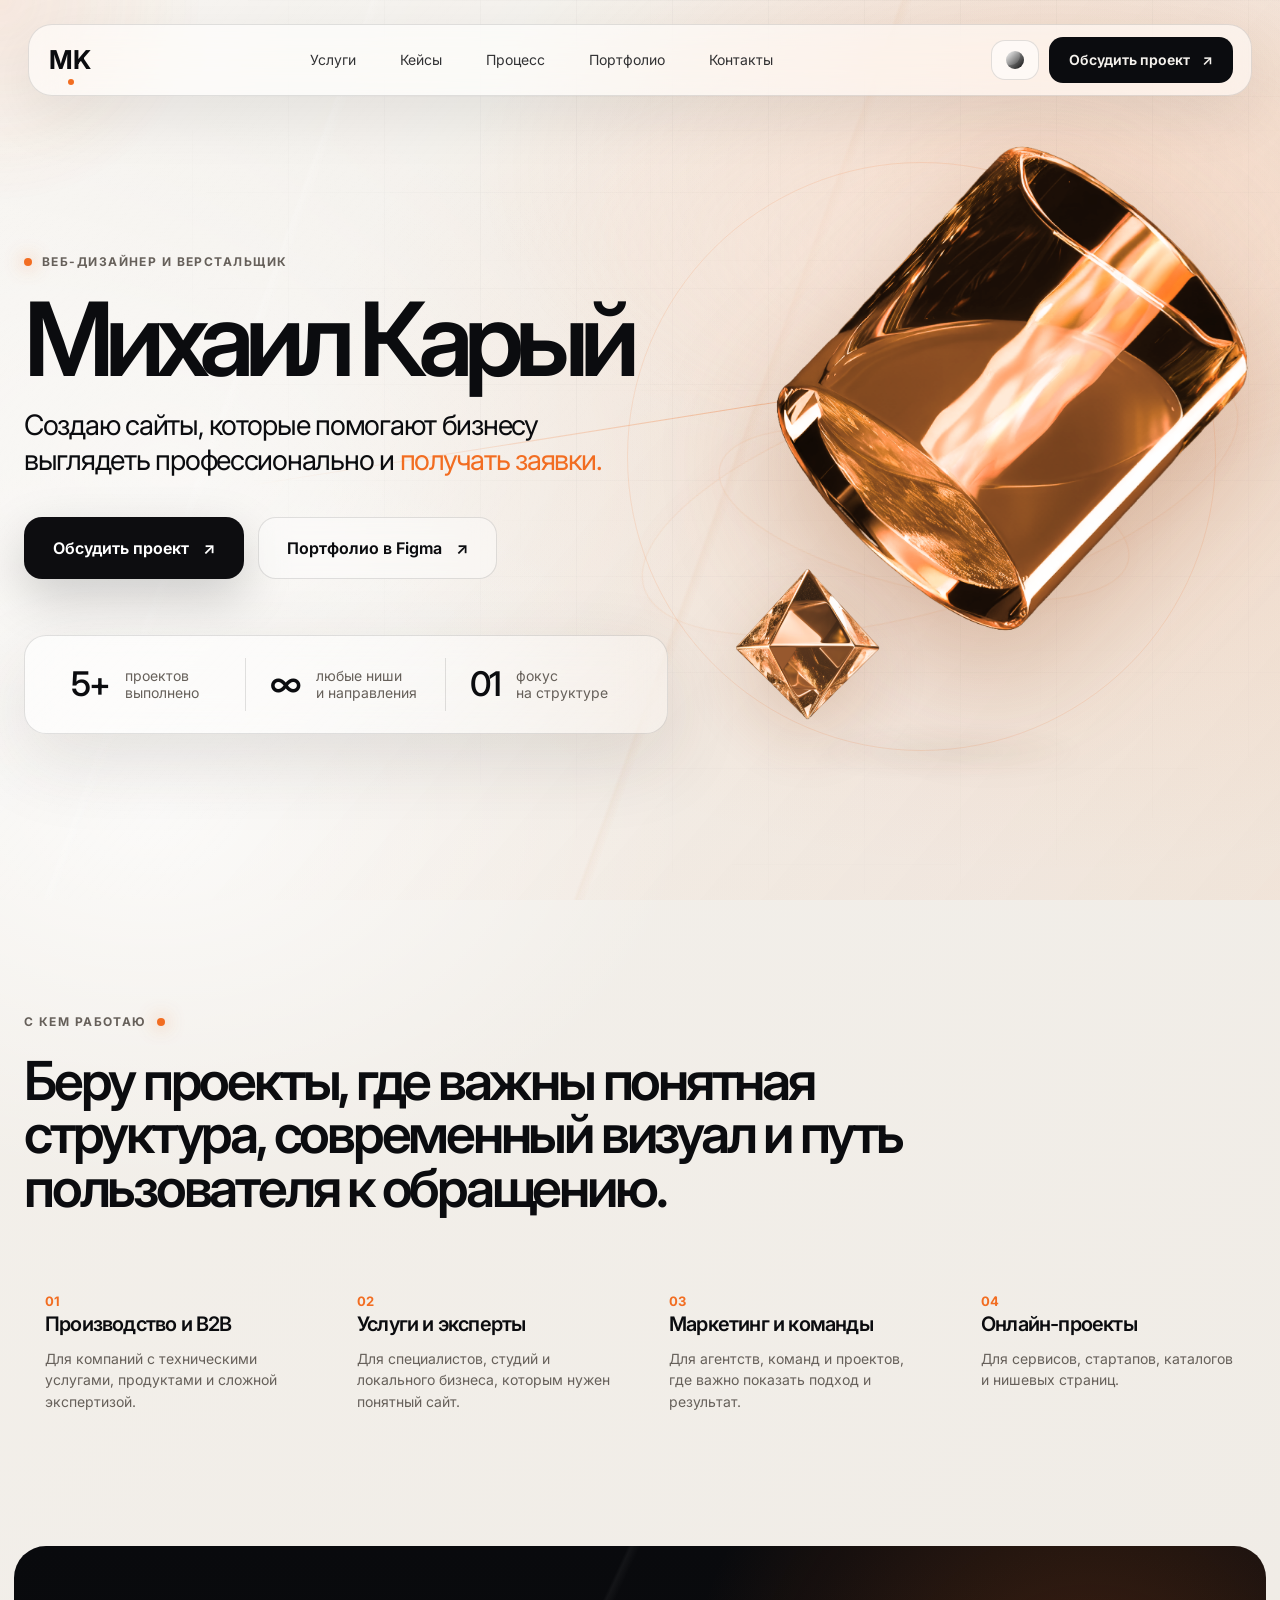
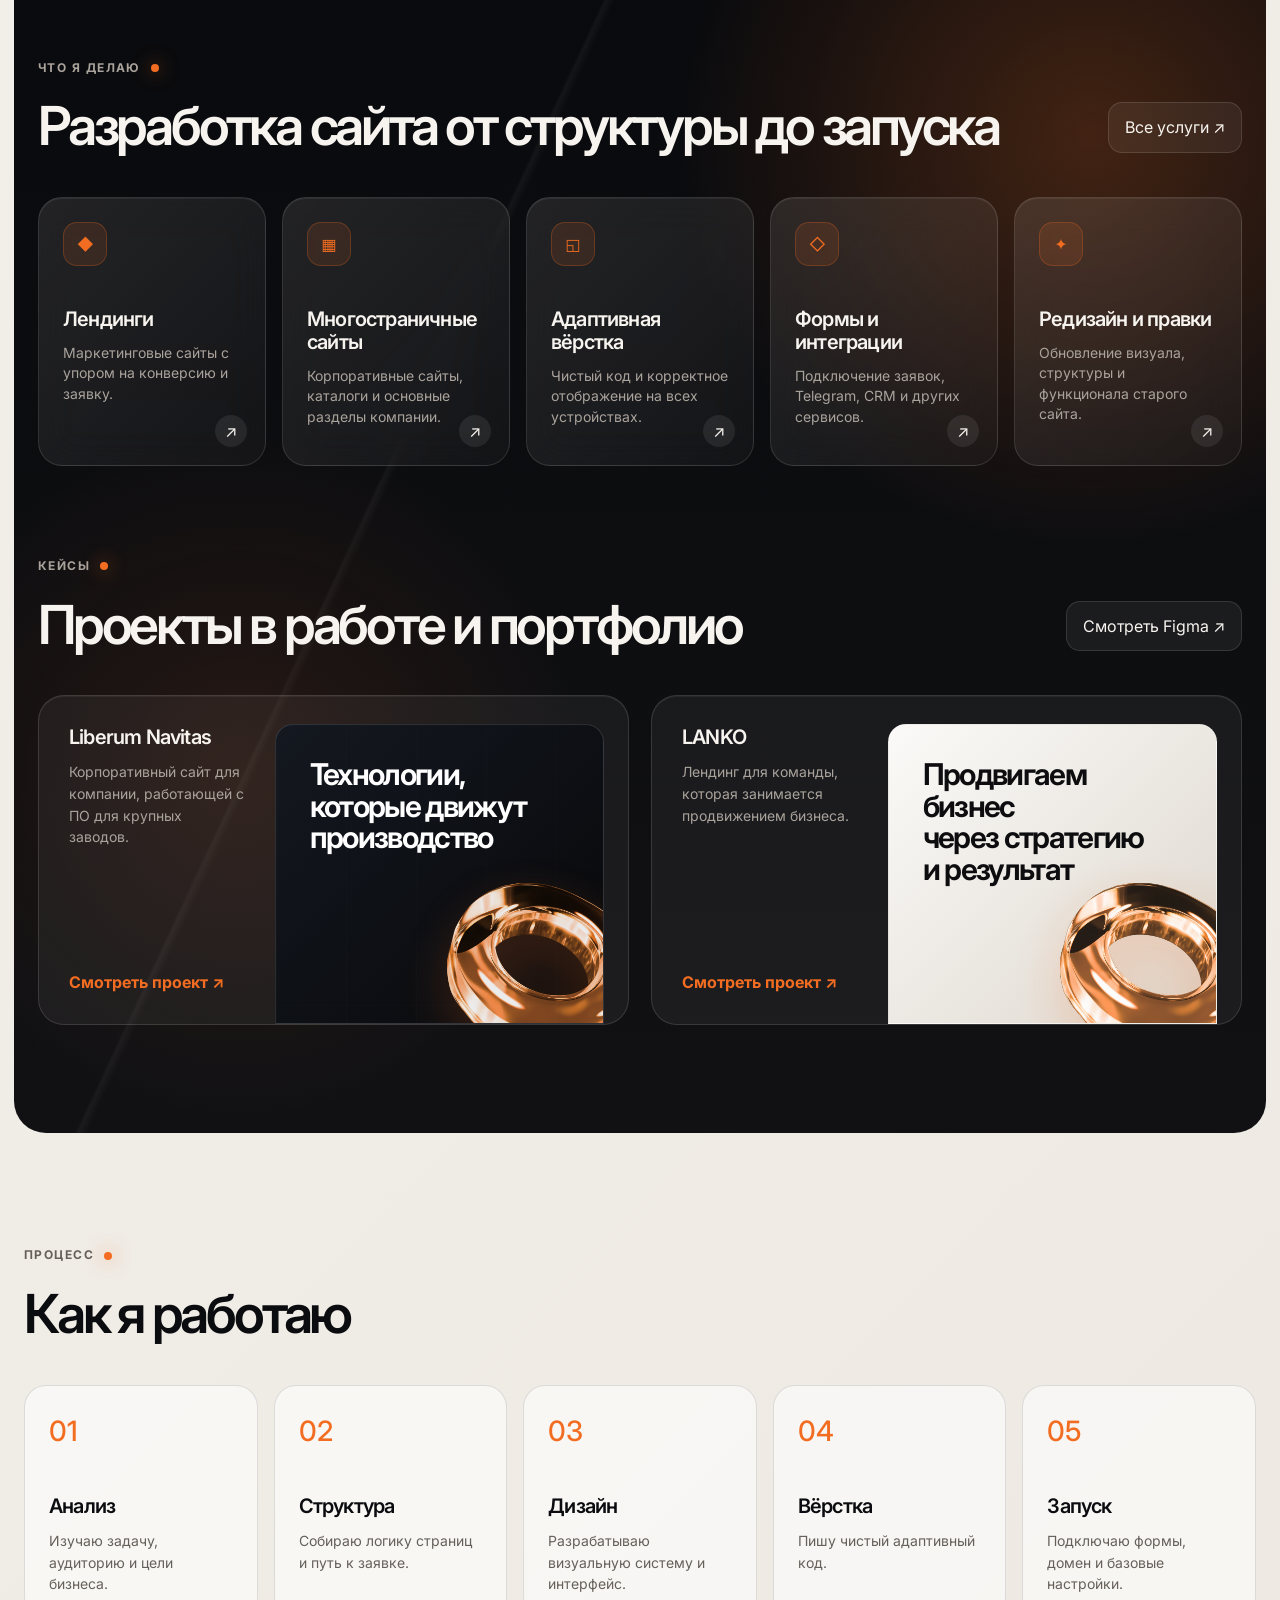
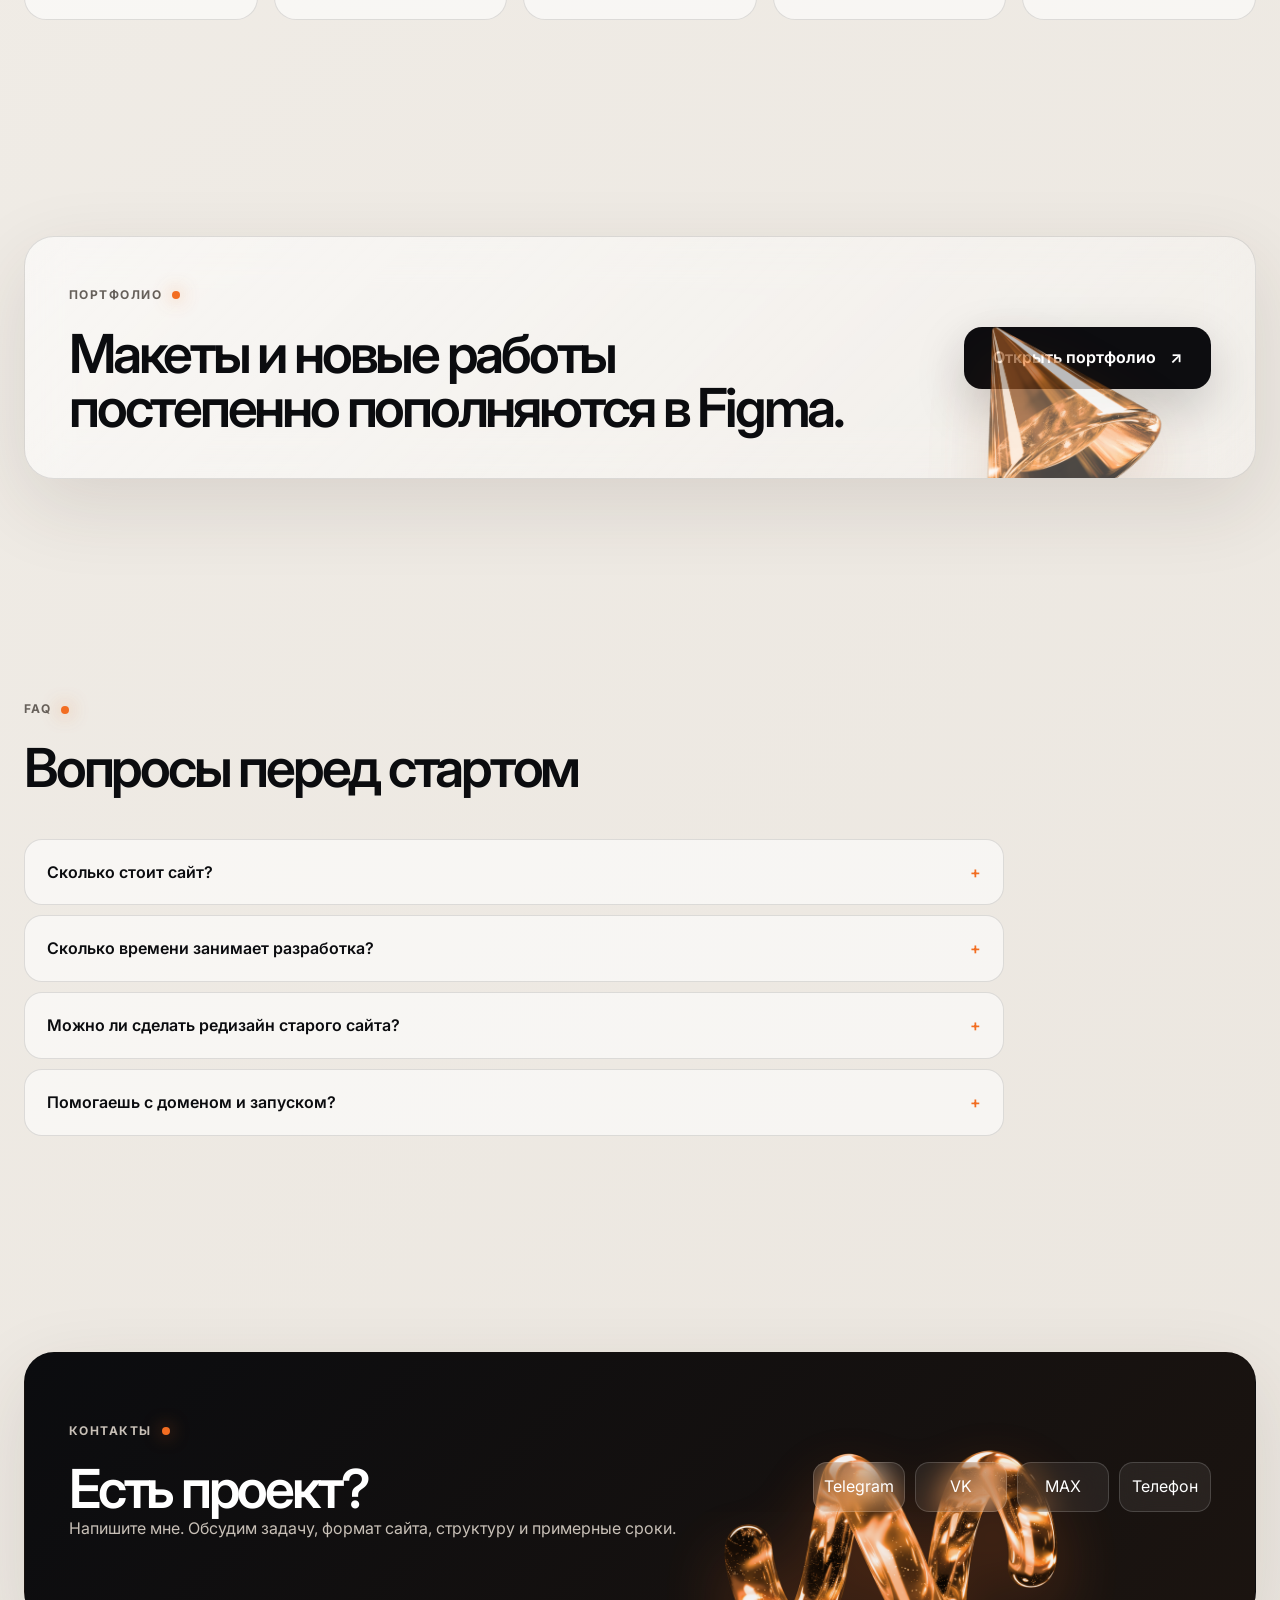
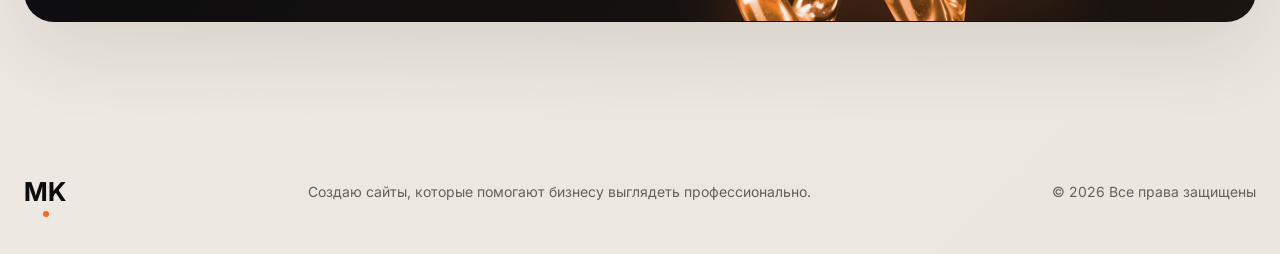
<file: index.html>
<!doctype html>
<html lang="ru">
<head>
  <meta charset="UTF-8" />
  <meta name="viewport" content="width=device-width, initial-scale=1.0" />
  <title>Михаил Карый — веб-дизайнер и верстальщик</title>
  <meta name="description" content="Михаил Карый — веб-дизайнер и верстальщик для бизнеса. Лендинги, многостраничные сайты, адаптив, формы, базовое SEO, домен, редизайн и правки сайтов." />
  <meta name="theme-color" content="#f5f2ee" />
  <link rel="preconnect" href="https://fonts.googleapis.com">
  <link rel="preconnect" href="https://fonts.gstatic.com" crossorigin>
  <link href="https://fonts.googleapis.com/css2?family=Inter:wght@400;450;500;600;700&display=swap" rel="stylesheet">
  <link rel="stylesheet" href="styles.css" />
</head>
<body>
  <div class="bg-noise" aria-hidden="true"></div>
  <div class="cursor-light" aria-hidden="true"></div>

  <header class="header" id="top">
    <a class="brand" href="#top" aria-label="Михаил Карый"><span>MK.</span></a>
    <nav class="nav" aria-label="Навигация">
      <a href="#services">Услуги</a>
      <a href="#cases">Кейсы</a>
      <a href="#process">Процесс</a>
      <a href="#portfolio">Портфолио</a>
      <a href="#contacts">Контакты</a>
    </nav>
    <div class="header-controls">
      <button class="theme-toggle" type="button" aria-label="Переключить тему"><i></i></button>
      <a class="header-btn" href="https://t.me/Mshkr6?text=%D0%9C%D0%B8%D1%85%D0%B0%D0%B8%D0%BB%2C%20%D0%BF%D1%80%D0%B8%D0%B2%D0%B5%D1%82.%20%D0%A5%D0%BE%D1%87%D1%83%20%D0%BE%D0%B1%D1%81%D1%83%D0%B4%D0%B8%D1%82%D1%8C%20%D1%81%D0%B0%D0%B9%D1%82." target="_blank" rel="noreferrer">Обсудить проект <span>↗</span></a>
      <button class="burger" type="button" aria-label="Открыть меню"><span></span><span></span></button>
    </div>
  </header>

  <div class="mobile-menu" aria-hidden="true">
    <a href="#services">Услуги</a>
    <a href="#cases">Кейсы</a>
    <a href="#process">Процесс</a>
    <a href="#portfolio">Портфолио</a>
    <a href="#contacts">Контакты</a>
  </div>

  <main>
    <section class="hero">
      <div class="hero-backdrop" aria-hidden="true">
        <span></span><span></span><span></span>
      </div>
      <div class="container hero-grid">
        <div class="hero-content reveal">
          <p class="label"><i></i> веб-дизайнер и верстальщик</p>
          <h1>Михаил Карый</h1>
          <p class="hero-lead">Создаю сайты, которые помогают бизнесу выглядеть профессионально и <em>получать заявки.</em></p>
          <div class="hero-actions">
            <a class="btn btn-dark" href="https://t.me/Mshkr6?text=%D0%9C%D0%B8%D1%85%D0%B0%D0%B8%D0%BB%2C%20%D0%BF%D1%80%D0%B8%D0%B2%D0%B5%D1%82.%20%D0%A5%D0%BE%D1%87%D1%83%20%D0%BE%D0%B1%D1%81%D1%83%D0%B4%D0%B8%D1%82%D1%8C%20%D1%81%D0%B0%D0%B9%D1%82." target="_blank" rel="noreferrer">Обсудить проект <span>↗</span></a>
            <a class="btn btn-ghost" href="https://www.figma.com/design/YDjei9G1EOw4vuBCJM25BX/%D0%9F%D0%BE%D1%80%D1%82%D1%84%D0%BE%D0%BB%D0%B8%D0%BE-MSHKR6%5E?node-id=2782-114&t=FynAett1qVjwCfN4-1" target="_blank" rel="noreferrer">Портфолио в Figma <span>↗</span></a>
          </div>
          <div class="stats glass reveal">
            <div><b>5+</b><span>проектов<br>выполнено</span></div>
            <div><b>∞</b><span>любые ниши<br>и направления</span></div>
            <div><b>01</b><span>фокус<br>на структуре</span></div>
          </div>
        </div>
        <div class="hero-visual reveal" data-parallax>
          <div class="orbital orbital-one"></div>
          <div class="orbital orbital-two"></div>
          <img class="crystal crystal-main" src="assets/figure-hero.png" alt="" />
          <img class="crystal crystal-small" src="assets/figure-small.png" alt="" />
        </div>
      </div>
    </section>

    <section class="section audience" id="audience">
      <div class="container">
        <div class="section-head reveal">
          <p class="caption">С кем работаю <i></i></p>
          <h2>Беру проекты, где важны понятная структура, современный визуал и путь пользователя к обращению.</h2>
        </div>
        <div class="audience-grid reveal">
          <article><span>01</span><h3>Производство и B2B</h3><p>Для компаний с техническими услугами, продуктами и сложной экспертизой.</p></article>
          <article><span>02</span><h3>Услуги и эксперты</h3><p>Для специалистов, студий и локального бизнеса, которым нужен понятный сайт.</p></article>
          <article><span>03</span><h3>Маркетинг и команды</h3><p>Для агентств, команд и проектов, где важно показать подход и результат.</p></article>
          <article><span>04</span><h3>Онлайн-проекты</h3><p>Для сервисов, стартапов, каталогов и нишевых страниц.</p></article>
        </div>
      </div>
    </section>

    <section class="section dark-zone" id="services">
      <div class="container">
        <div class="section-head row reveal">
          <div><p class="caption">Что я делаю <i></i></p><h2>Разработка сайта от структуры до запуска</h2></div>
          <a class="zone-link" href="#contacts">Все услуги ↗</a>
        </div>
        <div class="services-grid reveal">
          <article class="service-card"><div class="icon">◆</div><h3>Лендинги</h3><p>Маркетинговые сайты с упором на конверсию и заявку.</p><span>↗</span></article>
          <article class="service-card"><div class="icon">▦</div><h3>Многостраничные сайты</h3><p>Корпоративные сайты, каталоги и основные разделы компании.</p><span>↗</span></article>
          <article class="service-card"><div class="icon">◱</div><h3>Адаптивная вёрстка</h3><p>Чистый код и корректное отображение на всех устройствах.</p><span>↗</span></article>
          <article class="service-card"><div class="icon">◇</div><h3>Формы и интеграции</h3><p>Подключение заявок, Telegram, CRM и других сервисов.</p><span>↗</span></article>
          <article class="service-card"><div class="icon">✦</div><h3>Редизайн и правки</h3><p>Обновление визуала, структуры и функционала старого сайта.</p><span>↗</span></article>
        </div>

        <div class="section-head row reveal cases-head" id="cases">
          <div><p class="caption">Кейсы <i></i></p><h2>Проекты в работе и портфолио</h2></div>
          <a class="zone-link" href="https://www.figma.com/design/YDjei9G1EOw4vuBCJM25BX/%D0%9F%D0%BE%D1%80%D1%82%D1%84%D0%BE%D0%BB%D0%B8%D0%BE-MSHKR6%5E?node-id=2782-114&t=FynAett1qVjwCfN4-1" target="_blank" rel="noreferrer">Смотреть Figma ↗</a>
        </div>
        <div class="case-grid reveal">
          <article class="case-card case-dark">
            <div class="case-copy"><h3>Liberum Navitas</h3><p>Корпоративный сайт для компании, работающей с ПО для крупных заводов.</p><a href="https://www.figma.com/design/YDjei9G1EOw4vuBCJM25BX/%D0%9F%D0%BE%D1%80%D1%82%D1%84%D0%BE%D0%BB%D0%B8%D0%BE-MSHKR6%5E?node-id=2782-114&t=FynAett1qVjwCfN4-1" target="_blank" rel="noreferrer">Смотреть проект ↗</a></div>
            <div class="case-screen screen-one"><span>Технологии,<br>которые движут<br>производство</span></div>
          </article>
          <article class="case-card case-dark">
            <div class="case-copy"><h3>LANKO</h3><p>Лендинг для команды, которая занимается продвижением бизнеса.</p><a href="https://www.figma.com/design/YDjei9G1EOw4vuBCJM25BX/%D0%9F%D0%BE%D1%80%D1%82%D1%84%D0%BE%D0%BB%D0%B8%D0%BE-MSHKR6%5E?node-id=2782-114&t=FynAett1qVjwCfN4-1" target="_blank" rel="noreferrer">Смотреть проект ↗</a></div>
            <div class="case-screen screen-two"><span>Продвигаем бизнес<br>через стратегию<br>и результат</span></div>
          </article>
        </div>
      </div>
    </section>

    <section class="section process" id="process">
      <div class="container">
        <div class="section-head reveal"><p class="caption">Процесс <i></i></p><h2>Как я работаю</h2></div>
        <div class="process-grid reveal">
          <article><b>01</b><h3>Анализ</h3><p>Изучаю задачу, аудиторию и цели бизнеса.</p></article>
          <article><b>02</b><h3>Структура</h3><p>Собираю логику страниц и путь к заявке.</p></article>
          <article><b>03</b><h3>Дизайн</h3><p>Разрабатываю визуальную систему и интерфейс.</p></article>
          <article><b>04</b><h3>Вёрстка</h3><p>Пишу чистый адаптивный код.</p></article>
          <article><b>05</b><h3>Запуск</h3><p>Подключаю формы, домен и базовые настройки.</p></article>
        </div>
      </div>
    </section>

    <section class="section portfolio" id="portfolio">
      <div class="container portfolio-card reveal">
        <div><p class="caption">Портфолио <i></i></p><h2>Макеты и новые работы постепенно пополняются в Figma.</h2></div>
        <a class="btn btn-dark" href="https://www.figma.com/design/YDjei9G1EOw4vuBCJM25BX/%D0%9F%D0%BE%D1%80%D1%82%D1%84%D0%BE%D0%BB%D0%B8%D0%BE-MSHKR6%5E?node-id=2782-114&t=FynAett1qVjwCfN4-1" target="_blank" rel="noreferrer">Открыть портфолио <span>↗</span></a>
        <img class="portfolio-crystal" src="assets/figure-small.png" alt="" />
      </div>
    </section>

    <section class="section faq" id="faq">
      <div class="container">
        <div class="section-head reveal"><p class="caption">FAQ <i></i></p><h2>Вопросы перед стартом</h2></div>
        <div class="faq-list reveal">
          <details><summary>Сколько стоит сайт?</summary><p>Стоимость обсуждается после задачи. Цена зависит от количества страниц, сложности дизайна, объёма контента и дополнительных настроек.</p></details>
          <details><summary>Сколько времени занимает разработка?</summary><p>Сроки зависят от формата сайта и готовности материалов. После обсуждения задачи можно назвать реалистичный диапазон.</p></details>
          <details><summary>Можно ли сделать редизайн старого сайта?</summary><p>Да. Можно обновить визуал, структуру, адаптив, формы и путь пользователя к контакту.</p></details>
          <details><summary>Помогаешь с доменом и запуском?</summary><p>Да. Помогаю подключить домен, формы, базовое SEO и подготовить сайт к публикации.</p></details>
        </div>
      </div>
    </section>

    <section class="section contact" id="contacts">
      <div class="container contact-card reveal">
        <div><p class="caption">Контакты <i></i></p><h2>Есть проект?</h2><p>Напишите мне. Обсудим задачу, формат сайта, структуру и примерные сроки.</p></div>
        <div class="contact-actions">
          <a href="https://t.me/Mshkr6?text=%D0%9C%D0%B8%D1%85%D0%B0%D0%B8%D0%BB%2C%20%D0%BF%D1%80%D0%B8%D0%B2%D0%B5%D1%82.%20%D0%A5%D0%BE%D1%87%D1%83%20%D0%BE%D0%B1%D1%81%D1%83%D0%B4%D0%B8%D1%82%D1%8C%20%D1%81%D0%B0%D0%B9%D1%82." target="_blank" rel="noreferrer">Telegram</a>
          <a href="https://vk.com/mshkr6" target="_blank" rel="noreferrer">VK</a>
          <a href="#">MAX</a>
          <a href="tel:+79999999999">Телефон</a>
        </div>
        <img class="contact-crystal" src="assets/figure-footer.png" alt="" />
      </div>
    </section>
  </main>

  <footer class="footer container">
    <a class="brand" href="#top" aria-label="Михаил Карый"><span>MK.</span></a>
    <p>Создаю сайты, которые помогают бизнесу выглядеть профессионально.</p>
    <p>© 2026 Все права защищены</p>
  </footer>

  <script src="script.js"></script>
</body>
</html>
</file>
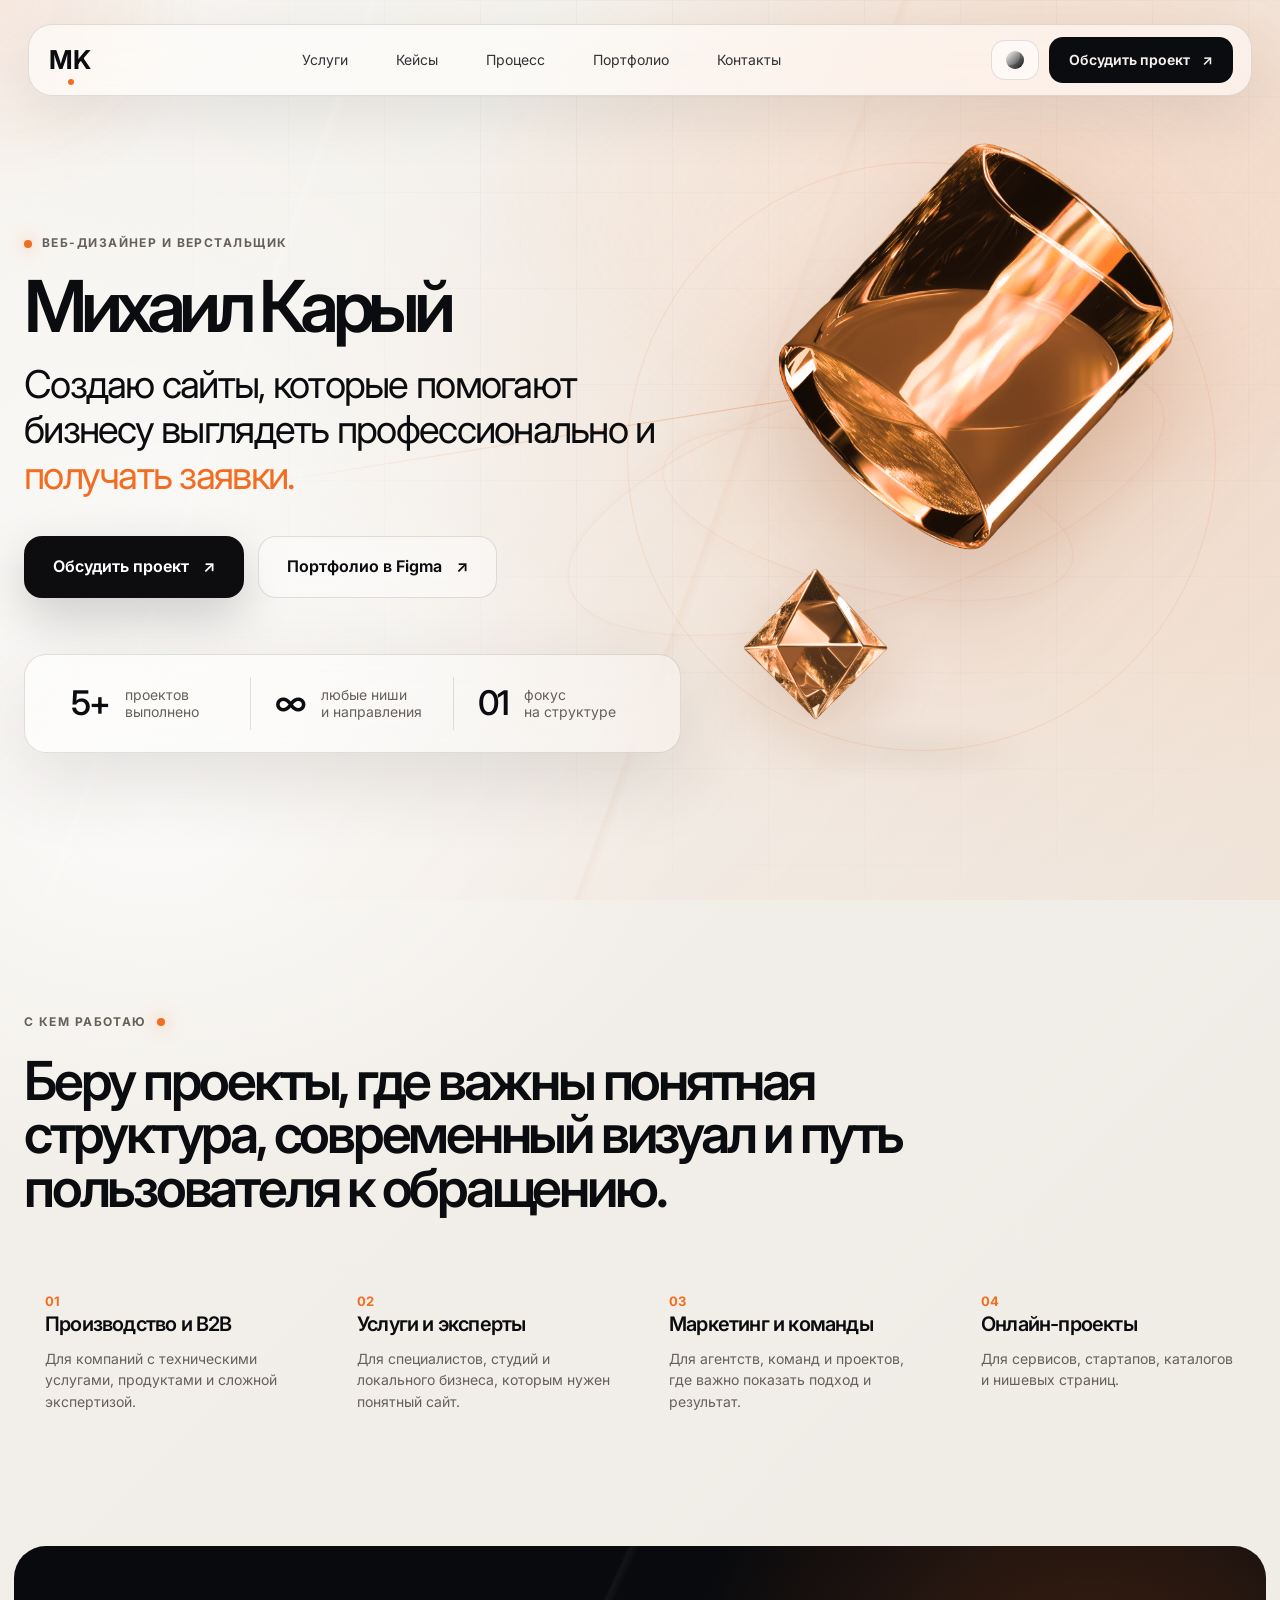
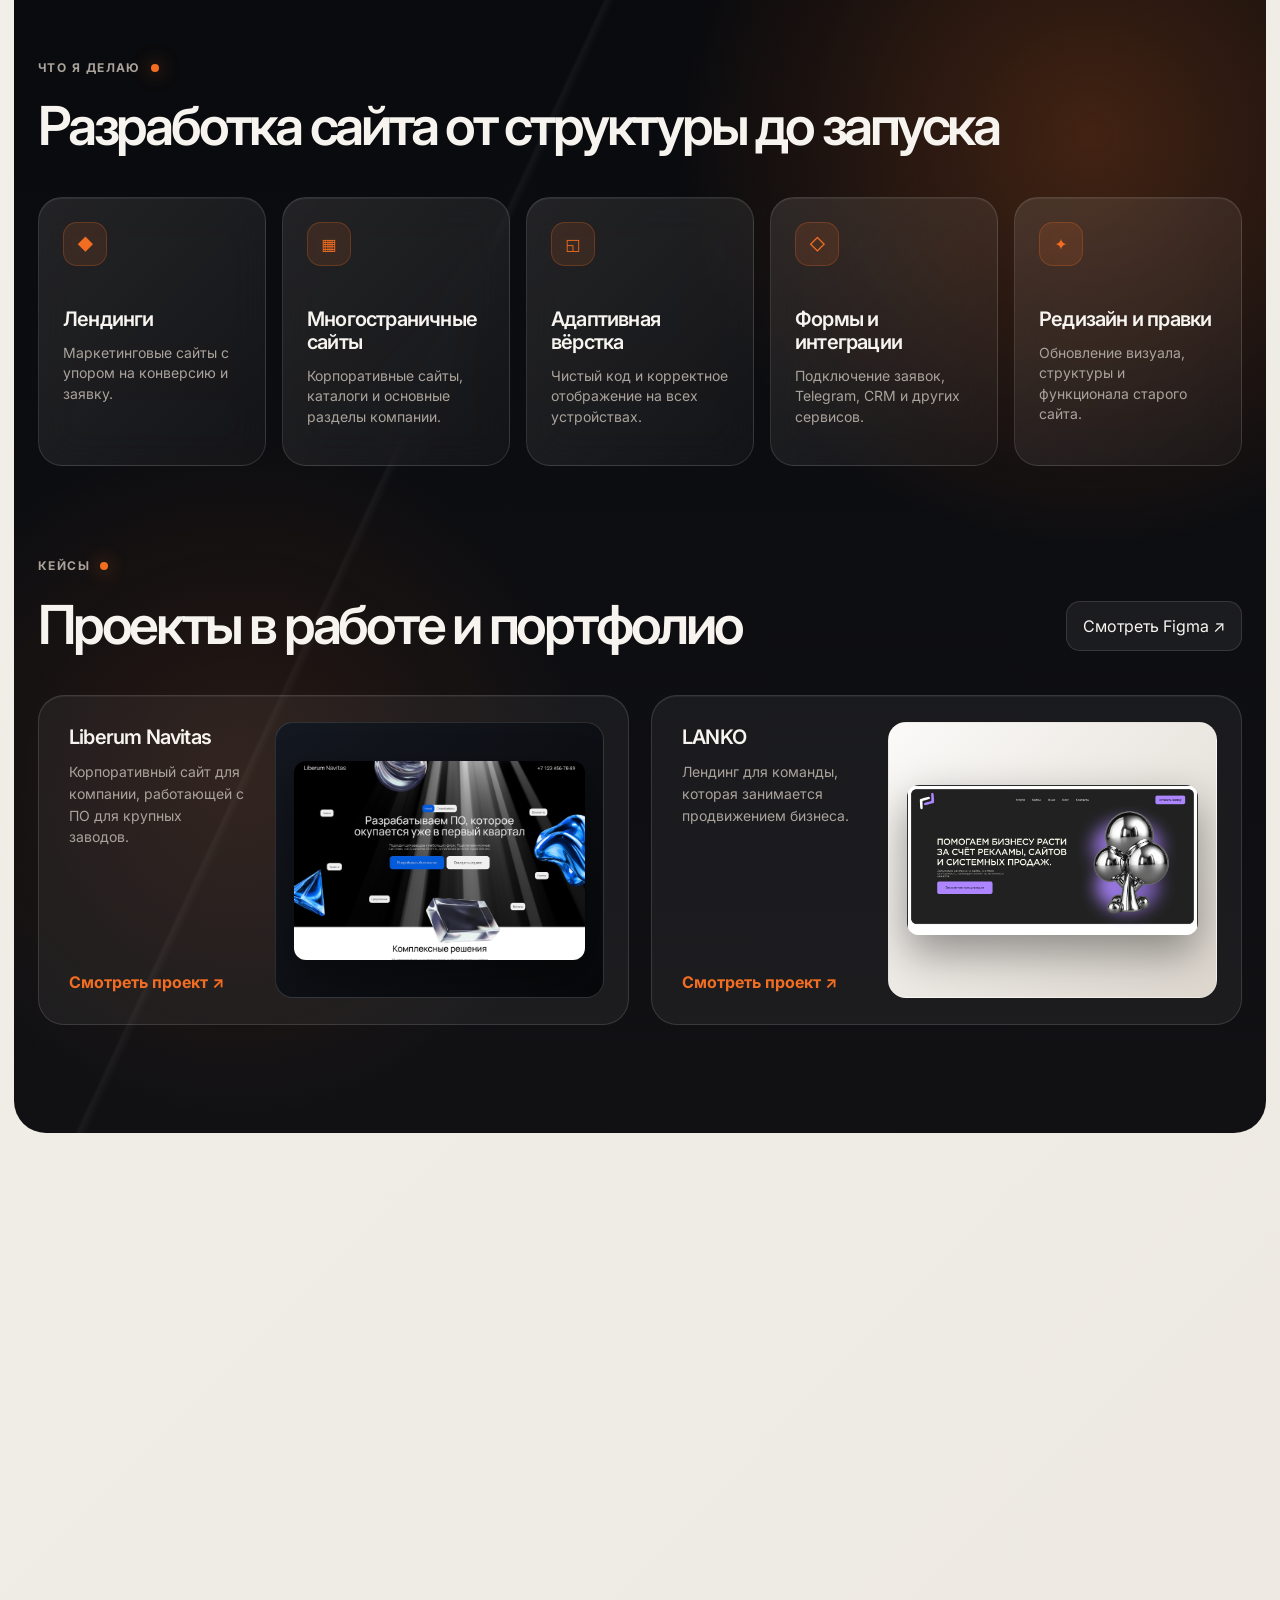
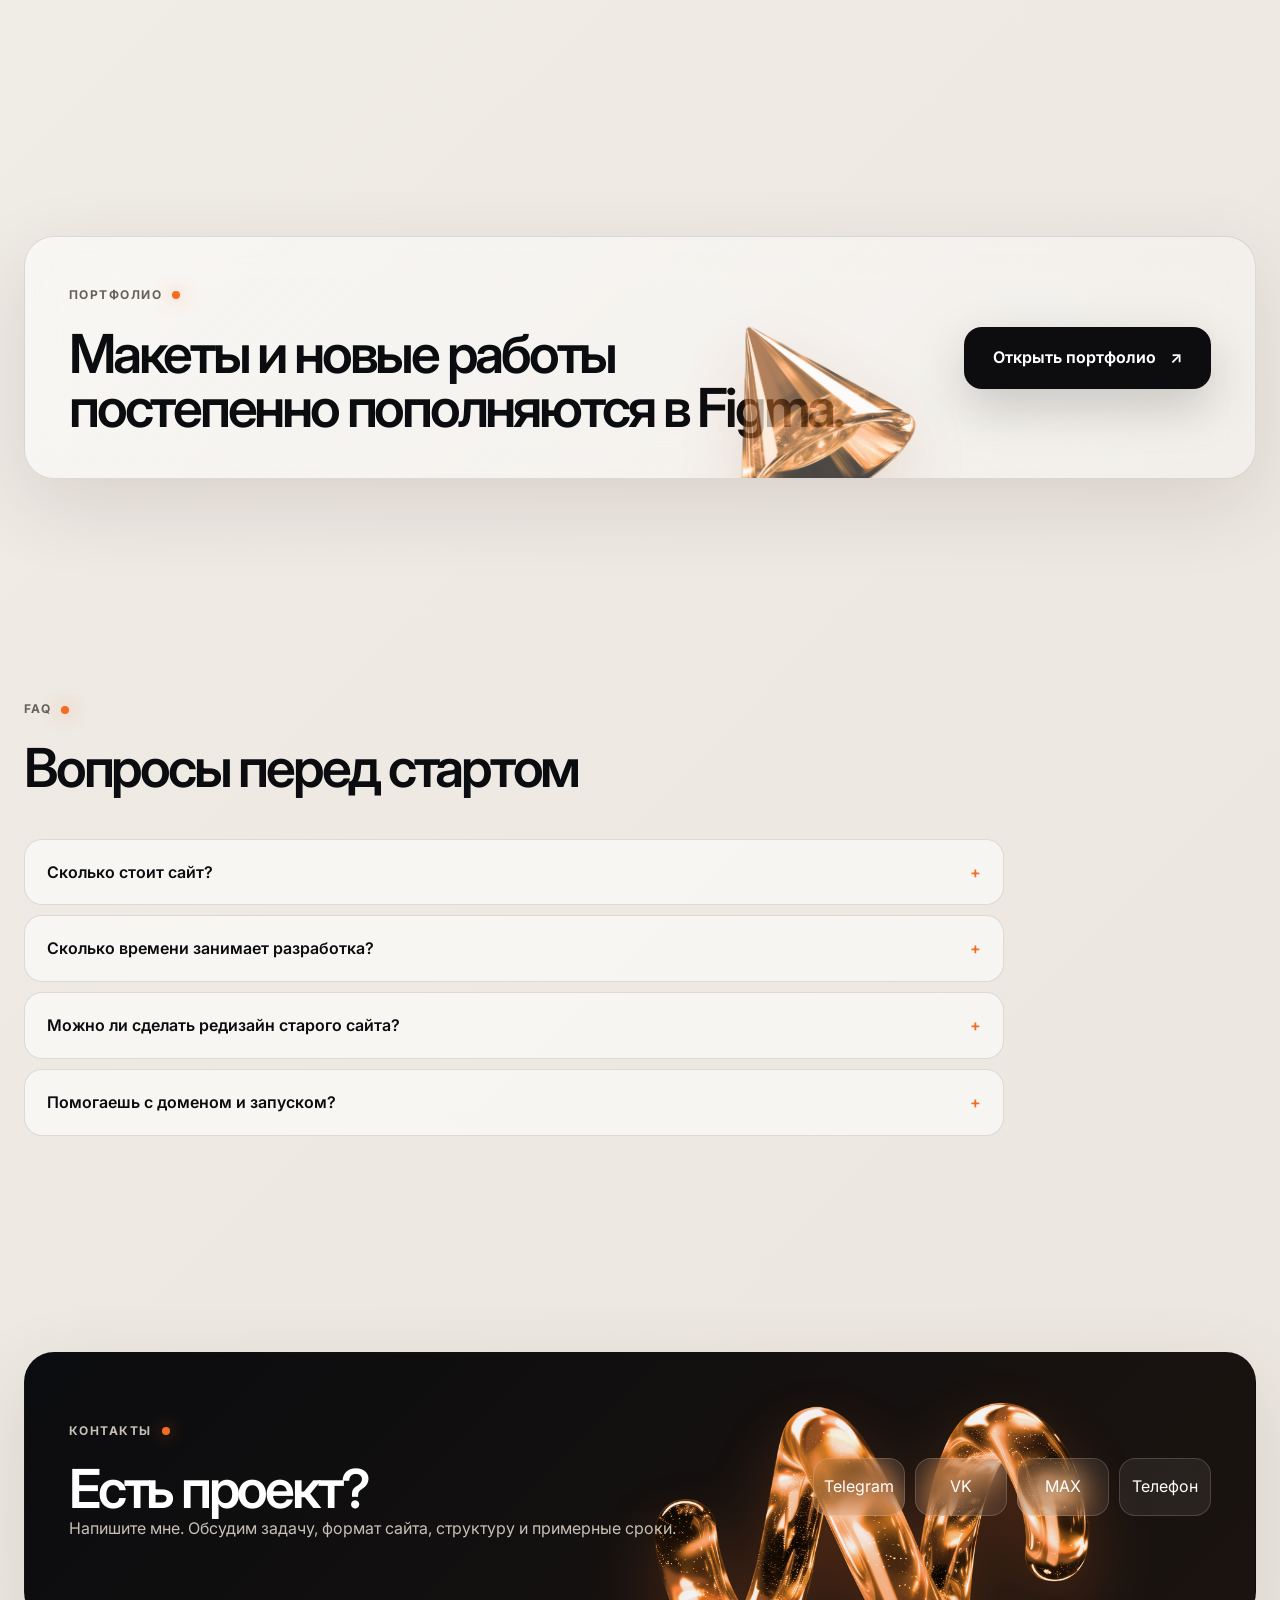
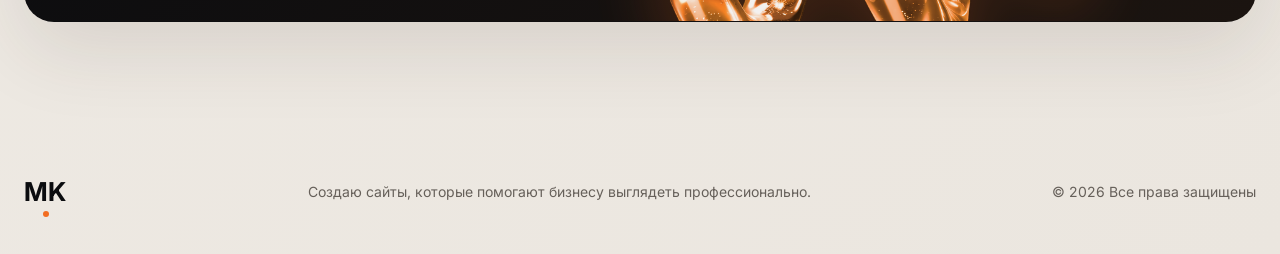
<file: src/index.html>
<!doctype html>
<html lang="ru">
<head>
  <meta charset="UTF-8" />
  <meta name="viewport" content="width=device-width, initial-scale=1.0" />
  <title>Михаил Карый — веб-дизайнер и верстальщик</title>
  <meta name="description" content="Михаил Карый — веб-дизайнер и верстальщик для бизнеса. Лендинги, многостраничные сайты, адаптив, формы, базовое SEO, домен, редизайн и правки сайтов." />
  <meta name="theme-color" content="#f5f2ee" />
  <link rel="preconnect" href="https://fonts.googleapis.com">
  <link rel="preconnect" href="https://fonts.gstatic.com" crossorigin>
  <link href="https://fonts.googleapis.com/css2?family=Inter:wght@400;450;500;600;700&display=swap" rel="stylesheet">
  <link rel="stylesheet" href="styles.css" />
</head>
<body>
  <div class="bg-noise" aria-hidden="true"></div>
  <div class="cursor-light" aria-hidden="true"></div>

  <header class="header" id="top">
    <a class="brand" href="#top" aria-label="Михаил Карый"><span>MK.</span></a>
    <nav class="nav" aria-label="Навигация">
      <i class="nav-ink" aria-hidden="true"></i>
      <a href="#services">Услуги</a>
      <a href="#cases">Кейсы</a>
      <a href="#process">Процесс</a>
      <a href="#portfolio">Портфолио</a>
      <a href="#contacts">Контакты</a>
    </nav>
    <div class="header-controls">
      <button class="theme-toggle" type="button" aria-label="Переключить тему"><i></i></button>
      <a class="header-btn" href="https://t.me/Mshkr6?text=%D0%9C%D0%B8%D1%85%D0%B0%D0%B8%D0%BB%2C%20%D0%BF%D1%80%D0%B8%D0%B2%D0%B5%D1%82.%20%D0%A5%D0%BE%D1%87%D1%83%20%D0%BE%D0%B1%D1%81%D1%83%D0%B4%D0%B8%D1%82%D1%8C%20%D1%81%D0%B0%D0%B9%D1%82." target="_blank" rel="noreferrer">Обсудить проект <span>↗</span></a>
      <button class="burger" type="button" aria-label="Открыть меню"><span></span><span></span></button>
    </div>
  </header>

  <div class="mobile-menu" aria-hidden="true">
    <a href="#services">Услуги</a>
    <a href="#cases">Кейсы</a>
    <a href="#process">Процесс</a>
    <a href="#portfolio">Портфолио</a>
    <a href="#contacts">Контакты</a>
  </div>

  <main>
    <section class="hero">
      <div class="hero-backdrop" aria-hidden="true">
        <span></span><span></span><span></span>
      </div>
      <div class="container hero-grid">
        <div class="hero-content reveal">
          <p class="label"><i></i> веб-дизайнер и верстальщик</p>
          <h1>Михаил Карый</h1>
          <p class="hero-lead" style="width: 657px">Создаю сайты, которые помогают бизнесу выглядеть профессионально и <em>получать заявки.</em></p>
          <div class="hero-actions">
            <a class="btn btn-dark" href="https://t.me/Mshkr6?text=%D0%9C%D0%B8%D1%85%D0%B0%D0%B8%D0%BB%2C%20%D0%BF%D1%80%D0%B8%D0%B2%D0%B5%D1%82.%20%D0%A5%D0%BE%D1%87%D1%83%20%D0%BE%D0%B1%D1%81%D1%83%D0%B4%D0%B8%D1%82%D1%8C%20%D1%81%D0%B0%D0%B9%D1%82." target="_blank" rel="noreferrer">Обсудить проект <span>↗</span></a>
            <a class="btn btn-ghost" href="https://www.figma.com/design/YDjei9G1EOw4vuBCJM25BX/%D0%9F%D0%BE%D1%80%D1%82%D1%84%D0%BE%D0%BB%D0%B8%D0%BE-MSHKR6%5E?node-id=2782-114&t=FynAett1qVjwCfN4-1" target="_blank" rel="noreferrer">Портфолио в Figma <span>↗</span></a>
          </div>
          <div class="stats glass reveal">
            <div><b>5+</b><span>проектов<br>выполнено</span></div>
            <div><b>∞</b><span>любые ниши<br>и направления</span></div>
            <div><b>01</b><span>фокус<br>на структуре</span></div>
          </div>
        </div>
        <div class="hero-visual reveal" data-parallax>
          <div class="orbital orbital-one"></div>
          <div class="orbital orbital-two"></div>
          <img class="crystal crystal-main" src="assets/figure-hero.png" alt="" />
          <img class="crystal crystal-small" src="assets/figure-small.png" alt="" />
        </div>
      </div>
    </section>

    <section class="section audience" id="audience">
      <div class="container">
        <div class="section-head reveal">
          <p class="caption">С кем работаю <i></i></p>
          <h2>Беру проекты, где важны понятная структура, современный визуал и путь пользователя к обращению.</h2>
        </div>
        <div class="audience-grid reveal">
          <article><span>01</span><h3>Производство и B2B</h3><p>Для компаний с техническими услугами, продуктами и сложной экспертизой.</p></article>
          <article><span>02</span><h3>Услуги и эксперты</h3><p>Для специалистов, студий и локального бизнеса, которым нужен понятный сайт.</p></article>
          <article><span>03</span><h3>Маркетинг и команды</h3><p>Для агентств, команд и проектов, где важно показать подход и результат.</p></article>
          <article><span>04</span><h3>Онлайн-проекты</h3><p>Для сервисов, стартапов, каталогов и нишевых страниц.</p></article>
        </div>
      </div>
    </section>

    <section class="section dark-zone" id="services">
      <div class="container">
        <div class="section-head row reveal">
          <div><p class="caption">Что я делаю <i></i></p><h2>Разработка сайта от структуры до запуска</h2></div>
        </div>
        <div class="services-grid reveal">
          <article class="service-card"><div class="icon">◆</div><h3>Лендинги</h3><p>Маркетинговые сайты с упором на конверсию и заявку.</p></article>
          <article class="service-card"><div class="icon">▦</div><h3>Многостраничные сайты</h3><p>Корпоративные сайты, каталоги и основные разделы компании.</p></article>
          <article class="service-card"><div class="icon">◱</div><h3>Адаптивная вёрстка</h3><p>Чистый код и корректное отображение на всех устройствах.</p></article>
          <article class="service-card"><div class="icon">◇</div><h3>Формы и интеграции</h3><p>Подключение заявок, Telegram, CRM и других сервисов.</p></article>
          <article class="service-card"><div class="icon">✦</div><h3>Редизайн и правки</h3><p>Обновление визуала, структуры и функционала старого сайта.</p></article>
        </div>

        <div class="section-head row reveal cases-head" id="cases">
          <div><p class="caption">Кейсы <i></i></p><h2>Проекты в работе и портфолио</h2></div>
          <a class="zone-link" href="https://www.figma.com/design/YDjei9G1EOw4vuBCJM25BX/%D0%9F%D0%BE%D1%80%D1%82%D1%84%D0%BE%D0%BB%D0%B8%D0%BE-MSHKR6%5E?node-id=2782-114&t=FynAett1qVjwCfN4-1" target="_blank" rel="noreferrer">Смотреть Figma ↗</a>
        </div>
        <div class="case-grid reveal">
          <article class="case-card case-dark">
            <div class="case-copy"><h3>Liberum Navitas</h3><p>Корпоративный сайт для компании, работающей с ПО для крупных заводов.</p><a href="https://www.figma.com/design/YDjei9G1EOw4vuBCJM25BX/%D0%9F%D0%BE%D1%80%D1%82%D1%84%D0%BE%D0%BB%D0%B8%D0%BE-MSHKR6%5E?node-id=2782-114&t=FynAett1qVjwCfN4-1" target="_blank" rel="noreferrer">Смотреть проект ↗</a></div>
            <div class="case-screen screen-one"><img src="assets/case-tour.jpg" alt="Превью сайта Liberum Navitas" loading="lazy" /></div>
          </article>
          <article class="case-card case-dark">
            <div class="case-copy"><h3>LANKO</h3><p>Лендинг для команды, которая занимается продвижением бизнеса.</p><a href="https://www.figma.com/design/YDjei9G1EOw4vuBCJM25BX/%D0%9F%D0%BE%D1%80%D1%82%D1%84%D0%BE%D0%BB%D0%B8%D0%BE-MSHKR6%5E?node-id=2782-114&t=FynAett1qVjwCfN4-1" target="_blank" rel="noreferrer">Смотреть проект ↗</a></div>
            <div class="case-screen screen-two"><img src="assets/case-marketing.png" alt="Превью сайта LANKO" loading="lazy" /></div>
          </article>
        </div>
      </div>
    </section>

    <section class="section process" id="process">
      <div class="container">
        <div class="section-head reveal"><p class="caption">Процесс <i></i></p><h2>Как я работаю</h2></div>
        <div class="process-grid reveal">
          <article><b>01</b><h3>Анализ</h3><p>Изучаю задачу, аудиторию и цели бизнеса.</p></article>
          <article><b>02</b><h3>Структура</h3><p>Собираю логику страниц и путь к заявке.</p></article>
          <article><b>03</b><h3>Дизайн</h3><p>Разрабатываю визуальную систему и интерфейс.</p></article>
          <article><b>04</b><h3>Вёрстка</h3><p>Пишу чистый адаптивный код.</p></article>
          <article><b>05</b><h3>Запуск</h3><p>Подключаю формы, домен и базовые настройки.</p></article>
        </div>
      </div>
    </section>

    <section class="section portfolio" id="portfolio">
      <div class="container portfolio-card reveal">
        <div><p class="caption">Портфолио <i></i></p><h2>Макеты и новые работы постепенно пополняются в Figma.</h2></div>
        <a class="btn btn-dark" href="https://www.figma.com/design/YDjei9G1EOw4vuBCJM25BX/%D0%9F%D0%BE%D1%80%D1%82%D1%84%D0%BE%D0%BB%D0%B8%D0%BE-MSHKR6%5E?node-id=2782-114&t=FynAett1qVjwCfN4-1" target="_blank" rel="noreferrer">Открыть портфолио <span>↗</span></a>
        <img class="portfolio-crystal" src="assets/figure-small.png" alt="" />
      </div>
    </section>

    <section class="section faq" id="faq">
      <div class="container">
        <div class="section-head reveal"><p class="caption">FAQ <i></i></p><h2>Вопросы перед стартом</h2></div>
        <div class="faq-list reveal">
          <details><summary>Сколько стоит сайт?</summary><p>Стоимость обсуждается после задачи. Цена зависит от количества страниц, сложности дизайна, объёма контента и дополнительных настроек.</p></details>
          <details><summary>Сколько времени занимает разработка?</summary><p>Сроки зависят от формата сайта и готовности материалов. После обсуждения задачи можно назвать реалистичный диапазон.</p></details>
          <details><summary>Можно ли сделать редизайн старого сайта?</summary><p>Да. Можно обновить визуал, структуру, адаптив, формы и путь пользователя к контакту.</p></details>
          <details><summary>Помогаешь с доменом и запуском?</summary><p>Да. Помогаю подключить домен, формы, базовое SEO и подготовить сайт к публикации.</p></details>
        </div>
      </div>
    </section>

    <section class="section contact" id="contacts">
      <div class="container contact-card reveal">
        <div><p class="caption">Контакты <i></i></p><h2>Есть проект?</h2><p>Напишите мне. Обсудим задачу, формат сайта, структуру и примерные сроки.</p></div>
        <div class="contact-actions">
          <a href="https://t.me/Mshkr6?text=%D0%9C%D0%B8%D1%85%D0%B0%D0%B8%D0%BB%2C%20%D0%BF%D1%80%D0%B8%D0%B2%D0%B5%D1%82.%20%D0%A5%D0%BE%D1%87%D1%83%20%D0%BE%D0%B1%D1%81%D1%83%D0%B4%D0%B8%D1%82%D1%8C%20%D1%81%D0%B0%D0%B9%D1%82." target="_blank" rel="noreferrer">Telegram</a>
          <a href="https://vk.com/mshkr6" target="_blank" rel="noreferrer">VK</a>
          <a href="#">MAX</a>
          <a href="tel:+79999999999">Телефон</a>
        </div>
        <img class="contact-crystal" src="assets/figure-footer.png" alt="" />
      </div>
    </section>
  </main>

  <footer class="footer container">
    <a class="brand" href="#top" aria-label="Михаил Карый"><span>MK.</span></a>
    <p>Создаю сайты, которые помогают бизнесу выглядеть профессионально.</p>
    <p>© 2026 Все права защищены</p>
  </footer>

  <script src="script.js"></script>
</body>
</html>
</file>
<file: styles.css>
:root{
  --bg:#f4f1ec; --bg2:#ebe6df; --text:#0b0c0f; --muted:#66605a; --line:rgba(18,18,20,.12);
  --card:rgba(255,255,255,.58); --card2:rgba(255,255,255,.28); --accent:#f26d21; --accent2:#ff9d4d;
  --dark:#090a0d; --dark2:#111216; --darkText:#f7f4ef; --darkMuted:#aaa39c;
  --container:1320px; --r:28px; --shadow:0 26px 80px rgba(61,45,31,.12);
  --h1:clamp(68px,8vw,132px); --h2:clamp(34px,4.2vw,58px); --h3:20px;
}
body.dark{--bg:#090a0d;--bg2:#101116;--text:#f6f2ec;--muted:#aaa39c;--line:rgba(255,255,255,.13);--card:rgba(255,255,255,.08);--card2:rgba(255,255,255,.05);--shadow:0 26px 90px rgba(0,0,0,.35)}
*{box-sizing:border-box}html{scroll-behavior:smooth}body{margin:0;font-family:Inter,system-ui,-apple-system,Segoe UI,sans-serif;background:linear-gradient(135deg,var(--bg),var(--bg2));color:var(--text);font-size:16px;line-height:1.55;overflow-x:hidden;transition:background .35s,color .35s}a{color:inherit}.container{width:min(100% - 48px,var(--container));margin-inline:auto}.bg-noise{position:fixed;inset:0;pointer-events:none;z-index:-2;opacity:1;background:radial-gradient(900px 640px at 78% 10%,rgba(242,109,33,.16),transparent 62%),radial-gradient(760px 520px at 7% 42%,rgba(255,255,255,.52),transparent 68%),radial-gradient(840px 620px at 82% 92%,rgba(120,78,48,.10),transparent 66%),linear-gradient(120deg,rgba(255,255,255,.28),transparent 42%,rgba(242,109,33,.07))}.bg-noise:after{content:"";position:absolute;inset:0;background:linear-gradient(115deg,transparent 0 18%,rgba(255,255,255,.26) 18.2%,transparent 18.6% 48%,rgba(217,122,58,.09) 48.2%,transparent 48.7% 100%);opacity:.55}.dark .bg-noise{background:radial-gradient(900px 640px at 78% 10%,rgba(242,109,33,.16),transparent 62%),radial-gradient(760px 520px at 7% 42%,rgba(255,255,255,.06),transparent 68%),radial-gradient(840px 620px at 82% 92%,rgba(217,122,58,.10),transparent 66%),linear-gradient(120deg,rgba(255,255,255,.04),transparent 42%,rgba(242,109,33,.08))}.cursor-light{position:fixed;left:0;top:0;width:460px;height:460px;border-radius:50%;background:radial-gradient(circle,rgba(242,109,33,.13),transparent 64%);pointer-events:none;z-index:-1;transform:translate(-50%,-50%);opacity:.75;filter:blur(2px)}.header{position:fixed;z-index:30;top:24px;left:50%;transform:translateX(-50%);width:min(100% - 56px,1460px);height:72px;padding:0 18px 0 20px;border:1px solid var(--line);border-radius:24px;background:rgba(255,255,255,.58);backdrop-filter:blur(22px) saturate(140%);box-shadow:0 20px 60px rgba(0,0,0,.08);display:flex;align-items:center;justify-content:space-between}.dark .header{background:rgba(14,15,18,.72)}.brand{display:inline-flex;align-items:center;text-decoration:none;font-weight:700;letter-spacing:-.06em}.brand span{min-width:48px;height:40px;border-radius:14px;border:1px solid var(--line);display:grid;place-items:center;font-size:18px;background:linear-gradient(135deg,var(--card),var(--card2));backdrop-filter:blur(18px);box-shadow:0 10px 30px rgba(0,0,0,.06)}.nav{display:flex;gap:44px;font-size:14px}.nav a{text-decoration:none;color:var(--text);opacity:.84}.nav a:hover{opacity:1;color:var(--accent)}.header-controls{display:flex;align-items:center;gap:10px}.theme-toggle,.burger{border:1px solid var(--line);background:var(--card);color:var(--text);cursor:pointer}.theme-toggle{width:48px;height:40px;border-radius:14px;display:grid;place-items:center}.theme-toggle i{width:18px;height:18px;border-radius:50%;background:linear-gradient(135deg,#fff,#111);box-shadow:inset -4px -4px 0 rgba(0,0,0,.2)}.header-btn{height:46px;padding:0 20px;border-radius:14px;background:var(--text);color:var(--bg);text-decoration:none;display:flex;align-items:center;gap:12px;font-weight:650;font-size:14px}.burger{display:none;width:46px;height:46px;border-radius:14px}.burger span{display:block;width:18px;height:1.5px;background:var(--text);margin:4px auto}.mobile-menu{display:none;position:fixed;z-index:25;top:106px;left:24px;right:24px;padding:14px;border-radius:24px;border:1px solid var(--line);background:rgba(255,255,255,.76);backdrop-filter:blur(22px)}.dark .mobile-menu{background:rgba(14,15,18,.82)}.mobile-menu.open{display:grid}.mobile-menu a{padding:14px;text-decoration:none;border-bottom:1px solid var(--line)}.mobile-menu a:last-child{border-bottom:0}.hero{position:relative;min-height:100vh;padding:150px 0 68px;display:grid;align-items:center;overflow:hidden}.hero-backdrop{position:absolute;inset:0;z-index:-1}.hero-backdrop span:nth-child(1){position:absolute;right:5%;top:18%;width:46vw;height:46vw;border-radius:50%;border:1px solid rgba(242,109,33,.13)}.hero-backdrop span:nth-child(2){position:absolute;right:1%;top:45%;width:80vw;height:1px;background:linear-gradient(90deg,transparent,rgba(242,109,33,.33),transparent);transform:rotate(-9deg)}.hero-backdrop span:nth-child(3){position:absolute;inset:0;background-image:linear-gradient(var(--line) 1px,transparent 1px),linear-gradient(90deg,var(--line) 1px,transparent 1px);background-size:120px 120px;mask-image:radial-gradient(circle at 70% 32%,#000,transparent 58%);opacity:.16}.hero-grid{display:grid;grid-template-columns:1fr .86fr;gap:34px;align-items:center}.label,.caption{display:inline-flex;align-items:center;gap:10px;margin:0 0 22px;text-transform:uppercase;letter-spacing:.12em;font-size:12px;font-weight:700;color:var(--muted)}.label i,.caption i{width:8px;height:8px;border-radius:50%;background:var(--accent);box-shadow:0 0 18px rgba(242,109,33,.7)}h1,h2,h3,p{margin-top:0}h1{font-size:var(--h1);line-height:.88;letter-spacing:-.09em;font-weight:600;margin-bottom:24px}h2{font-size:var(--h2);line-height:1;letter-spacing:-.06em;font-weight:600;margin:0}h3{font-size:var(--h3);line-height:1.15;letter-spacing:-.04em;font-weight:600;margin:0 0 12px}.hero-lead{max-width:760px;font-size:clamp(23px,2.2vw,34px);line-height:1.27;letter-spacing:-.045em;color:var(--text);margin:0 0 38px}.hero-lead em{font-style:normal;color:var(--accent)}.hero-actions{display:flex;gap:14px;flex-wrap:wrap;margin-bottom:56px}.btn{height:62px;padding:0 28px;border-radius:18px;display:inline-flex;align-items:center;justify-content:center;gap:14px;text-decoration:none;font-weight:650;border:1px solid var(--line);transition:transform .25s,box-shadow .25s,background .25s;position:relative;overflow:hidden}.btn span,.header-btn span{transition:transform .25s}.btn:hover span,.header-btn:hover span{transform:translate(3px,-3px)}.btn:hover{transform:translateY(-4px)}.btn-dark{background:#0d0d10;color:#fff;box-shadow:0 18px 50px rgba(0,0,0,.18)}.dark .btn-dark{background:#fff;color:#0d0d10}.btn-dark:after{content:"";position:absolute;inset:-80% auto -80% -35%;width:28%;background:rgba(255,255,255,.36);transform:rotate(18deg);transition:.62s}.btn-dark:hover:after{left:130%}.btn-ghost{background:rgba(255,255,255,.4);backdrop-filter:blur(14px)}.dark .btn-ghost{background:rgba(255,255,255,.08)}.glass{border:1px solid var(--line);background:linear-gradient(135deg,var(--card),var(--card2));backdrop-filter:blur(22px);box-shadow:var(--shadow)}.stats{display:grid;grid-template-columns:repeat(3,1fr);max-width:850px;border-radius:22px;padding:22px}.stats div{display:flex;align-items:center;gap:16px;padding:0 24px;border-right:1px solid var(--line)}.stats div:last-child{border-right:0}.stats b{font-size:34px;font-weight:550;letter-spacing:-.06em}.stats span{font-size:14px;color:var(--muted);line-height:1.25}.hero-visual{position:relative;min-height:650px}.crystal{position:absolute;filter:drop-shadow(0 44px 54px rgba(149,72,26,.22));will-change:transform;image-rendering:auto}.crystal-main{width:min(88%,620px);right:0;top:-4%;animation:crystalFloat 16s ease-in-out infinite}.crystal-small{width:170px;left:3%;bottom:12%;opacity:.92;animation:smallFloat 11s ease-in-out infinite}.orbital{position:absolute;border:1px solid rgba(242,109,33,.18);border-radius:50%;transform:rotate(-17deg);opacity:.45;filter:blur(.2px)}.orbital-one{width:620px;height:220px;right:1%;top:34%}.orbital-two{width:420px;height:150px;right:22%;top:42%;transform:rotate(13deg)}@keyframes crystalFloat{50%{transform:translateY(-18px) rotate(3deg) scale(1.02)}}@keyframes smallFloat{50%{transform:translateY(16px) rotate(-7deg)}}.section{padding:108px 0}.section-head{max-width:970px;margin-bottom:44px}.section-head.row{max-width:none;display:flex;justify-content:space-between;align-items:end;gap:24px}.audience-grid{display:grid;grid-template-columns:repeat(4,1fr);gap:16px}.audience-grid article{padding:28px 20px 24px;border-radius:22px;border:1px solid transparent;transition:.25s}.audience-grid article:hover{border-color:var(--line);background:var(--card);transform:translateY(-4px)}.audience-grid span{color:var(--accent);font-size:13px;font-weight:700}.audience-grid p{color:var(--muted);margin-bottom:0;font-size:14px}.dark-zone{position:relative;background:linear-gradient(180deg,#090a0d,#111114);color:var(--darkText);border-radius:32px;margin:0 auto;width:min(100% - 28px,1500px);overflow:hidden}.dark-zone:before{content:"";position:absolute;inset:0;background:radial-gradient(circle at 87% 18%,rgba(242,109,33,.27),transparent 26%),radial-gradient(circle at 18% 70%,rgba(242,109,33,.13),transparent 25%);pointer-events:none}.dark-zone .container{position:relative}.dark-zone .caption,.dark-zone p{color:var(--darkMuted)}.dark-zone h2,.dark-zone h3{color:var(--darkText)}.zone-link{color:var(--darkText);text-decoration:none;border:1px solid rgba(255,255,255,.12);border-radius:14px;padding:12px 16px;background:rgba(255,255,255,.06)}.services-grid{display:grid;grid-template-columns:repeat(5,1fr);gap:16px}.service-card{min-height:220px;padding:24px;border:1px solid rgba(255,255,255,.12);border-radius:24px;background:linear-gradient(135deg,rgba(255,255,255,.1),rgba(255,255,255,.03));backdrop-filter:blur(18px);position:relative;transition:.28s}.service-card:hover{transform:translateY(-8px);border-color:rgba(242,109,33,.45);box-shadow:0 18px 70px rgba(242,109,33,.12)}.service-card .icon{width:44px;height:44px;border-radius:14px;display:grid;place-items:center;color:var(--accent);background:rgba(242,109,33,.12);border:1px solid rgba(242,109,33,.25);margin-bottom:42px}.service-card p{font-size:14px;line-height:1.45}.service-card>span{position:absolute;right:18px;bottom:18px;width:32px;height:32px;border-radius:50%;display:grid;place-items:center;background:rgba(255,255,255,.08)}.cases-head{margin-top:86px}.case-grid{display:grid;grid-template-columns:1fr 1fr;gap:22px}.case-card{min-height:330px;border-radius:26px;border:1px solid rgba(255,255,255,.13);background:rgba(255,255,255,.05);overflow:hidden;display:grid;grid-template-columns:.8fr 1.2fr;transition:.3s}.case-card:hover{transform:translateY(-7px);border-color:rgba(242,109,33,.42)}.case-copy{padding:30px;display:flex;flex-direction:column;align-items:flex-start}.case-copy p{font-size:14px}.case-copy a{margin-top:auto;color:var(--accent);font-weight:700;text-decoration:none}.case-screen{margin:28px 24px 0 0;border-radius:18px 18px 0 0;border:1px solid rgba(255,255,255,.14);background:linear-gradient(135deg,#141820,#07080a);position:relative;overflow:hidden;padding:34px}.case-screen:before{content:"";position:absolute;right:-20px;bottom:-28px;width:200px;height:140px;background:url('assets/figure-case.png') center/contain no-repeat;filter:drop-shadow(0 16px 24px rgba(242,109,33,.18));opacity:.9}.case-screen:after{content:"";position:absolute;inset:0;background:linear-gradient(90deg,rgba(255,255,255,.06) 1px,transparent 1px),linear-gradient(rgba(255,255,255,.04) 1px,transparent 1px);background-size:70px 70px;opacity:.22}.case-screen span{position:relative;z-index:1;display:block;max-width:300px;color:#fff;font-size:30px;line-height:1.05;letter-spacing:-.055em;font-weight:650}.screen-two{background:linear-gradient(135deg,#fbfaf8,#ddd7ce);color:#0d0d10}.screen-two span{color:#0d0d10}.process-grid{display:grid;grid-template-columns:repeat(5,1fr);gap:16px}.process-grid article{min-height:210px;padding:24px;border-radius:22px;border:1px solid var(--line);background:var(--card);transition:.25s}.process-grid article:hover{transform:translateY(-5px);box-shadow:var(--shadow)}.process-grid b{display:block;color:var(--accent);font-size:28px;font-weight:500;margin-bottom:42px}.process-grid p{color:var(--muted);font-size:14px;margin:0}.portfolio-card,.contact-card{position:relative;overflow:hidden;border-radius:30px;padding:44px;border:1px solid var(--line);background:linear-gradient(135deg,var(--card),var(--card2));backdrop-filter:blur(22px);box-shadow:var(--shadow);display:grid;grid-template-columns:1fr auto;gap:30px;align-items:center}.portfolio-card h2{max-width:800px}.portfolio-crystal{position:absolute;right:8%;bottom:-34px;width:180px;opacity:.6}.faq-list{display:grid;gap:10px;max-width:980px}.faq-list details{border:1px solid var(--line);border-radius:18px;background:var(--card);overflow:hidden}.faq-list summary{list-style:none;cursor:pointer;padding:20px 22px;font-weight:600}.faq-list summary::-webkit-details-marker{display:none}.faq-list summary:after{content:"+";float:right;color:var(--accent)}.faq-list details[open] summary:after{content:"−"}.faq-list p{padding:0 22px 20px;color:var(--muted);margin:0}.contact-card{background:linear-gradient(135deg,#0b0c0f,#1b1410);color:#fff;min-height:270px}.contact-card p{color:#c8c0b7}.contact-card .caption{color:#c8c0b7}.contact-actions{display:grid;grid-template-columns:repeat(4,1fr);gap:10px;position:relative;z-index:2}.contact-actions a{height:50px;min-width:92px;border-radius:14px;border:1px solid rgba(255,255,255,.16);display:grid;place-items:center;text-decoration:none;background:rgba(255,255,255,.07);backdrop-filter:blur(14px)}.contact-actions a:hover{background:var(--accent)}.contact-crystal{position:absolute;right:18%;bottom:-24px;width:330px;opacity:.9;filter:drop-shadow(0 28px 32px rgba(242,109,33,.2))}.footer{display:flex;justify-content:space-between;align-items:center;gap:24px;padding:42px 0;color:var(--muted);font-size:14px}.footer .brand span{min-width:48px}.footer p{margin:0}.reveal{opacity:0;transform:translateY(26px);transition:opacity .75s ease,transform .75s ease}.reveal.visible{opacity:1;transform:none}
@media(max-width:1100px){:root{--h1:76px}.nav,.header-btn{display:none}.burger{display:block}.hero-grid{grid-template-columns:1fr}.hero-visual{min-height:460px;order:-1}.crystal-main{width:min(65%,440px);right:20%;top:0}.stats,.audience-grid,.services-grid,.process-grid{grid-template-columns:repeat(2,1fr)}.case-card{grid-template-columns:1fr}.case-screen{height:240px;margin:0 22px}.contact-card,.portfolio-card{grid-template-columns:1fr}.contact-actions{max-width:470px}.contact-crystal{right:0;width:260px;opacity:.35}}
@media(max-width:680px){:root{--h1:50px;--h2:32px;--h3:18px}.container{width:min(100% - 28px,var(--container))}.header{top:12px;width:calc(100% - 24px);height:62px;border-radius:18px}.theme-toggle{display:none}.hero{padding:112px 0 44px}.hero-visual{min-height:330px}.crystal-main{width:78%;right:8%;top:-2%}.crystal-small{display:none}.orbital-one{width:360px;height:130px;right:-20%;top:36%}.orbital-two{display:none}.hero-lead{font-size:26px}.hero-actions{display:grid;margin-bottom:22px}.btn{width:100%;height:58px}.stats{grid-template-columns:1fr;padding:18px}.stats div{border-right:0;border-bottom:1px solid var(--line);padding:14px 6px}.stats div:last-child{border-bottom:0}.section{padding:72px 0}.section-head.row{display:block}.zone-link{display:inline-flex;margin-top:18px}.audience-grid,.services-grid,.case-grid,.process-grid{grid-template-columns:1fr}.dark-zone{border-radius:24px;width:min(100% - 12px,1500px)}.service-card{min-height:auto}.case-screen span{font-size:25px}.portfolio-crystal{display:none}.contact-card{padding:30px}.contact-actions{grid-template-columns:1fr 1fr}.contact-crystal{display:none}.footer{align-items:flex-start;flex-direction:column}.mobile-menu{top:86px}}
@media(prefers-reduced-motion:reduce){*{animation:none!important;transition:none!important;scroll-behavior:auto!important}.reveal{opacity:1;transform:none}}


/* v12: uploaded glass figures + smoother premium background */
body{
  background:
    radial-gradient(1200px 760px at 82% 8%, rgba(242,109,33,.13), transparent 62%),
    radial-gradient(900px 620px at 12% 16%, rgba(255,255,255,.72), transparent 60%),
    linear-gradient(135deg, var(--bg) 0%, var(--bg2) 100%);
}
body.dark{
  background:
    radial-gradient(1200px 760px at 82% 8%, rgba(242,109,33,.16), transparent 62%),
    radial-gradient(900px 620px at 12% 16%, rgba(255,255,255,.045), transparent 60%),
    linear-gradient(135deg, var(--bg) 0%, var(--bg2) 100%);
}
.bg-noise{
  opacity:1;
  background:
    radial-gradient(900px 520px at 82% 18%, rgba(242,109,33,.16), transparent 64%),
    radial-gradient(760px 500px at 14% 52%, rgba(255,255,255,.45), transparent 70%),
    linear-gradient(130deg, rgba(255,255,255,.34), transparent 46%, rgba(242,109,33,.07));
}
.bg-noise:before{
  content:"";
  position:absolute;
  inset:0;
  background:
    linear-gradient(90deg, rgba(15,17,21,.05) 1px, transparent 1px),
    linear-gradient(rgba(15,17,21,.04) 1px, transparent 1px);
  background-size:96px 96px;
  mask-image:radial-gradient(circle at 66% 26%, #000 0 34%, transparent 68%);
  opacity:.45;
}
.bg-noise:after{
  background:
    radial-gradient(60% 42% at 76% 28%, rgba(255,255,255,.52), transparent 62%),
    linear-gradient(110deg, transparent 0 23%, rgba(255,255,255,.22) 23.2%, transparent 23.8% 56%, rgba(217,122,58,.08) 56.2%, transparent 56.8% 100%);
  opacity:.7;
}
.dark .bg-noise{
  background:
    radial-gradient(900px 520px at 82% 18%, rgba(242,109,33,.16), transparent 64%),
    radial-gradient(760px 500px at 14% 52%, rgba(255,255,255,.055), transparent 70%),
    linear-gradient(130deg, rgba(255,255,255,.04), transparent 46%, rgba(242,109,33,.07));
}
.dark .bg-noise:before{background:linear-gradient(90deg, rgba(255,255,255,.055) 1px, transparent 1px),linear-gradient(rgba(255,255,255,.04) 1px, transparent 1px);opacity:.35}
.brand span{border:none;background:transparent;box-shadow:none;backdrop-filter:none;font-size:26px;letter-spacing:-.08em;min-width:auto;color:var(--text)}
.footer .brand span{min-width:auto}.brand span::after{content:"";display:inline-block;width:6px;height:6px;border-radius:50%;background:var(--accent);margin-left:2px;transform:translateY(-1px)}
.brand span{font-size:0}.brand span::before{content:"MK";font-size:26px}.brand span::after{content:""}
.hero-visual:after{
  content:"";position:absolute;left:16%;bottom:8%;width:56%;height:24px;border-radius:50%;
  background:radial-gradient(ellipse, rgba(95,60,35,.22), transparent 68%);filter:blur(12px);opacity:.75;
}
.crystal{image-rendering:auto;backface-visibility:hidden;transform-style:preserve-3d}
.crystal-main{width:min(92%,680px);right:-2%;top:-6%;filter:drop-shadow(0 44px 58px rgba(149,72,26,.28));animation:crystalFloat 18s ease-in-out infinite}
.crystal-small{width:155px;left:5%;bottom:14%;opacity:.95;filter:drop-shadow(0 24px 34px rgba(149,72,26,.22));animation:smallFloat 12s ease-in-out infinite}
.orbital{border-color:rgba(242,109,33,.22);box-shadow:0 0 38px rgba(242,109,33,.05)}
.hero-backdrop span:nth-child(3){background-size:130px 130px;opacity:.11}
.case-screen:before{background:url('assets/figure-case.png') center/contain no-repeat;width:210px;height:190px;right:-44px;bottom:-42px;opacity:.92;filter:drop-shadow(0 20px 26px rgba(242,109,33,.24))}
.portfolio-crystal{content:url('assets/figure-cta.png');width:190px;right:7%;bottom:-54px;opacity:.72;filter:drop-shadow(0 24px 34px rgba(149,72,26,.2))}
.contact-crystal{content:url('assets/figure-footer.png');width:360px;right:15%;bottom:-52px;opacity:.95;filter:drop-shadow(0 28px 34px rgba(242,109,33,.26))}
.dark-zone:before{background:radial-gradient(circle at 86% 16%,rgba(242,109,33,.24),transparent 28%),radial-gradient(circle at 18% 70%,rgba(242,109,33,.11),transparent 26%),linear-gradient(115deg,transparent 0 34%,rgba(255,255,255,.045) 34.2%,transparent 34.7%)}
.service-card,.case-card{box-shadow:inset 0 1px 0 rgba(255,255,255,.06)}
@keyframes crystalFloat{0%,100%{transform:translateY(0) rotate(-4deg) scale(1)}50%{transform:translateY(-22px) rotate(1deg) scale(1.025)}}
@keyframes smallFloat{0%,100%{transform:translateY(0) rotate(10deg)}50%{transform:translateY(16px) rotate(-2deg)}}
@media(max-width:1100px){.crystal-main{width:min(68%,470px);right:17%;top:-5%}.crystal-small{left:12%;bottom:4%}.contact-crystal{right:0;width:300px}}
@media(max-width:680px){.brand span::before{font-size:24px}.hero-visual{min-height:345px}.crystal-main{width:82%;right:5%;top:-5%}.hero-visual:after{left:22%;bottom:12%;width:62%}.portfolio-crystal,.contact-crystal{display:none}.bg-noise:before{background-size:72px 72px;opacity:.25}.case-screen:before{width:150px;height:130px;right:-38px;bottom:-26px}}
</file>
<file: src/styles.css>
:root{
  --bg:#f4f1ec; --bg2:#ebe6df; --text:#0b0c0f; --muted:#66605a; --line:rgba(18,18,20,.12);
  --card:rgba(255,255,255,.58); --card2:rgba(255,255,255,.28); --accent:#f26d21; --accent2:#ff9d4d;
  --dark:#090a0d; --dark2:#111216; --darkText:#f7f4ef; --darkMuted:#aaa39c;
  --container:1320px; --r:28px; --shadow:0 26px 80px rgba(61,45,31,.12);
  --h1:clamp(50px,5.6vw,92px); --h2:clamp(34px,4.2vw,58px); --h3:20px;
}
body.dark{--bg:#090a0d;--bg2:#101116;--text:#f6f2ec;--muted:#aaa39c;--line:rgba(255,255,255,.13);--card:rgba(255,255,255,.08);--card2:rgba(255,255,255,.05);--shadow:0 26px 90px rgba(0,0,0,.35)}
*{box-sizing:border-box}html{scroll-behavior:smooth}body{margin:0;font-family:Inter,system-ui,-apple-system,Segoe UI,sans-serif;background:linear-gradient(135deg,var(--bg),var(--bg2));color:var(--text);font-size:16px;line-height:1.55;overflow-x:hidden;transition:background .35s,color .35s}a{color:inherit}.container{width:min(100% - 48px,var(--container));margin-inline:auto}.bg-noise{position:fixed;inset:0;pointer-events:none;z-index:-2;opacity:1;background:radial-gradient(900px 640px at 78% 10%,rgba(242,109,33,.16),transparent 62%),radial-gradient(760px 520px at 7% 42%,rgba(255,255,255,.52),transparent 68%),radial-gradient(840px 620px at 82% 92%,rgba(120,78,48,.10),transparent 66%),linear-gradient(120deg,rgba(255,255,255,.28),transparent 42%,rgba(242,109,33,.07))}.bg-noise:after{content:"";position:absolute;inset:0;background:linear-gradient(115deg,transparent 0 18%,rgba(255,255,255,.26) 18.2%,transparent 18.6% 48%,rgba(217,122,58,.09) 48.2%,transparent 48.7% 100%);opacity:.55}.dark .bg-noise{background:radial-gradient(900px 640px at 78% 10%,rgba(242,109,33,.16),transparent 62%),radial-gradient(760px 520px at 7% 42%,rgba(255,255,255,.06),transparent 68%),radial-gradient(840px 620px at 82% 92%,rgba(217,122,58,.10),transparent 66%),linear-gradient(120deg,rgba(255,255,255,.04),transparent 42%,rgba(242,109,33,.08))}.cursor-light{position:fixed;left:0;top:0;width:460px;height:460px;border-radius:50%;background:radial-gradient(circle,rgba(242,109,33,.13),transparent 64%);pointer-events:none;z-index:-1;transform:translate(-50%,-50%);opacity:.75;filter:blur(2px)}.header{position:fixed;z-index:30;top:24px;left:50%;transform:translateX(-50%);width:min(100% - 56px,1460px);height:72px;padding:0 18px 0 20px;border:1px solid var(--line);border-radius:24px;background:rgba(255,255,255,.58);backdrop-filter:blur(22px) saturate(140%);box-shadow:0 20px 60px rgba(0,0,0,.08);display:flex;align-items:center;justify-content:space-between}.dark .header{background:rgba(14,15,18,.72)}.brand{display:inline-flex;align-items:center;text-decoration:none;font-weight:700;letter-spacing:-.06em}.brand span{min-width:48px;height:40px;border-radius:14px;border:1px solid var(--line);display:grid;place-items:center;font-size:18px;background:linear-gradient(135deg,var(--card),var(--card2));backdrop-filter:blur(18px);box-shadow:0 10px 30px rgba(0,0,0,.06)}.nav{display:flex;gap:44px;font-size:14px}.nav a{text-decoration:none;color:var(--text);opacity:.84}.nav a:hover{opacity:1;color:var(--accent)}.header-controls{display:flex;align-items:center;gap:10px}.theme-toggle,.burger{border:1px solid var(--line);background:var(--card);color:var(--text);cursor:pointer}.theme-toggle{width:48px;height:40px;border-radius:14px;display:grid;place-items:center}.theme-toggle i{width:18px;height:18px;border-radius:50%;background:linear-gradient(135deg,#fff,#111);box-shadow:inset -4px -4px 0 rgba(0,0,0,.2)}.header-btn{height:46px;padding:0 20px;border-radius:14px;background:var(--text);color:var(--bg);text-decoration:none;display:flex;align-items:center;gap:12px;font-weight:650;font-size:14px}.burger{display:none;width:46px;height:46px;border-radius:14px}.burger span{display:block;width:18px;height:1.5px;background:var(--text);margin:4px auto}.mobile-menu{display:none;position:fixed;z-index:25;top:106px;left:24px;right:24px;padding:14px;border-radius:24px;border:1px solid var(--line);background:rgba(255,255,255,.76);backdrop-filter:blur(22px)}.dark .mobile-menu{background:rgba(14,15,18,.82)}.mobile-menu.open{display:grid}.mobile-menu a{padding:14px;text-decoration:none;border-bottom:1px solid var(--line)}.mobile-menu a:last-child{border-bottom:0}.hero{position:relative;min-height:100vh;padding:150px 0 68px;display:grid;align-items:center;overflow:hidden}.hero-backdrop{position:absolute;inset:0;z-index:-1}.hero-backdrop span:nth-child(1){position:absolute;right:5%;top:18%;width:46vw;height:46vw;border-radius:50%;border:1px solid rgba(242,109,33,.13)}.hero-backdrop span:nth-child(2){position:absolute;right:1%;top:45%;width:80vw;height:1px;background:linear-gradient(90deg,transparent,rgba(242,109,33,.33),transparent);transform:rotate(-9deg)}.hero-backdrop span:nth-child(3){position:absolute;inset:0;background-image:linear-gradient(var(--line) 1px,transparent 1px),linear-gradient(90deg,var(--line) 1px,transparent 1px);background-size:120px 120px;mask-image:radial-gradient(circle at 70% 32%,#000,transparent 58%);opacity:.16}.hero-grid{display:grid;grid-template-columns:1fr .86fr;gap:34px;align-items:center}.label,.caption{display:inline-flex;align-items:center;gap:10px;margin:0 0 22px;text-transform:uppercase;letter-spacing:.12em;font-size:12px;font-weight:700;color:var(--muted)}.label i,.caption i{width:8px;height:8px;border-radius:50%;background:var(--accent);box-shadow:0 0 18px rgba(242,109,33,.7)}h1,h2,h3,p{margin-top:0}h1{font-size:var(--h1);line-height:.88;letter-spacing:-.09em;font-weight:600;margin-bottom:24px}h2{font-size:var(--h2);line-height:1;letter-spacing:-.06em;font-weight:600;margin:0}h3{font-size:var(--h3);line-height:1.15;letter-spacing:-.04em;font-weight:600;margin:0 0 12px}.hero-lead{max-width:820px;font-size:clamp(28px,3vw,46px);line-height:1.18;letter-spacing:-.045em;color:var(--text);margin:0 0 38px}.hero-lead em{font-style:normal;color:var(--accent)}.hero-actions{display:flex;gap:14px;flex-wrap:wrap;margin-bottom:56px}.btn{height:62px;padding:0 28px;border-radius:18px;display:inline-flex;align-items:center;justify-content:center;gap:14px;text-decoration:none;font-weight:650;border:1px solid var(--line);transition:transform .25s,box-shadow .25s,background .25s;position:relative;overflow:hidden}.btn span,.header-btn span{transition:transform .25s}.btn:hover span,.header-btn:hover span{transform:translate(3px,-3px)}.btn:hover{transform:translateY(-4px)}.btn-dark{background:#0d0d10;color:#fff;box-shadow:0 18px 50px rgba(0,0,0,.18)}.dark .btn-dark{background:#fff;color:#0d0d10}.btn-dark:after{content:"";position:absolute;inset:-80% auto -80% -35%;width:28%;background:rgba(255,255,255,.36);transform:rotate(18deg);transition:.62s}.btn-dark:hover:after{left:130%}.btn-ghost{background:rgba(255,255,255,.4);backdrop-filter:blur(14px)}.dark .btn-ghost{background:rgba(255,255,255,.08)}.glass{border:1px solid var(--line);background:linear-gradient(135deg,var(--card),var(--card2));backdrop-filter:blur(22px);box-shadow:var(--shadow)}.stats{display:grid;grid-template-columns:repeat(3,1fr);max-width:850px;border-radius:22px;padding:22px}.stats div{display:flex;align-items:center;gap:16px;padding:0 24px;border-right:1px solid var(--line)}.stats div:last-child{border-right:0}.stats b{font-size:34px;font-weight:550;letter-spacing:-.06em}.stats span{font-size:14px;color:var(--muted);line-height:1.25}.hero-visual{position:relative;min-height:650px}.crystal{position:absolute;filter:drop-shadow(0 44px 54px rgba(149,72,26,.22));will-change:transform;image-rendering:auto}.crystal-main{width:min(88%,620px);right:0;top:-4%;animation:crystalFloat 16s ease-in-out infinite}.crystal-small{width:170px;left:3%;bottom:12%;opacity:.92;animation:smallFloat 11s ease-in-out infinite}.orbital{position:absolute;border:1px solid rgba(242,109,33,.18);border-radius:50%;transform:rotate(-17deg);opacity:.45;filter:blur(.2px)}.orbital-one{width:620px;height:220px;right:1%;top:34%}.orbital-two{width:420px;height:150px;right:22%;top:42%;transform:rotate(13deg)}@keyframes crystalFloat{50%{transform:translateY(-18px) rotate(3deg) scale(1.02)}}@keyframes smallFloat{50%{transform:translateY(16px) rotate(-7deg)}}.section{padding:108px 0}.section-head{max-width:970px;margin-bottom:44px}.section-head.row{max-width:none;display:flex;justify-content:space-between;align-items:end;gap:24px}.audience-grid{display:grid;grid-template-columns:repeat(4,1fr);gap:16px}.audience-grid article{padding:28px 20px 24px;border-radius:22px;border:1px solid transparent;transition:.25s}.audience-grid article:hover{border-color:var(--line);background:var(--card);transform:translateY(-4px)}.audience-grid span{color:var(--accent);font-size:13px;font-weight:700}.audience-grid p{color:var(--muted);margin-bottom:0;font-size:14px}.dark-zone{position:relative;background:linear-gradient(180deg,#090a0d,#111114);color:var(--darkText);border-radius:32px;margin:0 auto;width:min(100% - 28px,1500px);overflow:hidden}.dark-zone:before{content:"";position:absolute;inset:0;background:radial-gradient(circle at 87% 18%,rgba(242,109,33,.27),transparent 26%),radial-gradient(circle at 18% 70%,rgba(242,109,33,.13),transparent 25%);pointer-events:none}.dark-zone .container{position:relative}.dark-zone .caption,.dark-zone p{color:var(--darkMuted)}.dark-zone h2,.dark-zone h3{color:var(--darkText)}.zone-link{color:var(--darkText);text-decoration:none;border:1px solid rgba(255,255,255,.12);border-radius:14px;padding:12px 16px;background:rgba(255,255,255,.06)}.services-grid{display:grid;grid-template-columns:repeat(5,1fr);gap:16px}.service-card{min-height:220px;padding:24px;border:1px solid rgba(255,255,255,.12);border-radius:24px;background:linear-gradient(135deg,rgba(255,255,255,.1),rgba(255,255,255,.03));backdrop-filter:blur(18px);position:relative;transition:.28s}.service-card:hover{transform:translateY(-8px);border-color:rgba(242,109,33,.45);box-shadow:0 18px 70px rgba(242,109,33,.12)}.service-card .icon{width:44px;height:44px;border-radius:14px;display:grid;place-items:center;color:var(--accent);background:rgba(242,109,33,.12);border:1px solid rgba(242,109,33,.25);margin-bottom:42px}.service-card p{font-size:14px;line-height:1.45}.service-card>span{position:absolute;right:18px;bottom:18px;width:32px;height:32px;border-radius:50%;display:grid;place-items:center;background:rgba(255,255,255,.08)}.cases-head{margin-top:86px}.case-grid{display:grid;grid-template-columns:1fr 1fr;gap:22px}.case-card{min-height:330px;border-radius:26px;border:1px solid rgba(255,255,255,.13);background:rgba(255,255,255,.05);overflow:hidden;display:grid;grid-template-columns:.8fr 1.2fr;transition:.3s}.case-card:hover{transform:translateY(-7px);border-color:rgba(242,109,33,.42)}.case-copy{padding:30px;display:flex;flex-direction:column;align-items:flex-start}.case-copy p{font-size:14px}.case-copy a{margin-top:auto;color:var(--accent);font-weight:700;text-decoration:none}.case-screen{margin:28px 24px 0 0;border-radius:18px 18px 0 0;border:1px solid rgba(255,255,255,.14);background:linear-gradient(135deg,#141820,#07080a);position:relative;overflow:hidden;padding:34px}.case-screen:before{content:"";position:absolute;right:-20px;bottom:-28px;width:200px;height:140px;background:url('assets/figure-case.png') center/contain no-repeat;filter:drop-shadow(0 16px 24px rgba(242,109,33,.18));opacity:.9}.case-screen:after{content:"";position:absolute;inset:0;background:linear-gradient(90deg,rgba(255,255,255,.06) 1px,transparent 1px),linear-gradient(rgba(255,255,255,.04) 1px,transparent 1px);background-size:70px 70px;opacity:.22}.case-screen span{position:relative;z-index:1;display:block;max-width:300px;color:#fff;font-size:30px;line-height:1.05;letter-spacing:-.055em;font-weight:650}.screen-two{background:linear-gradient(135deg,#fbfaf8,#ddd7ce);color:#0d0d10}.screen-two span{color:#0d0d10}.process-grid{display:grid;grid-template-columns:repeat(5,1fr);gap:16px}.process-grid article{min-height:210px;padding:24px;border-radius:22px;border:1px solid var(--line);background:var(--card);transition:.25s}.process-grid article:hover{transform:translateY(-5px);box-shadow:var(--shadow)}.process-grid b{display:block;color:var(--accent);font-size:28px;font-weight:500;margin-bottom:42px}.process-grid p{color:var(--muted);font-size:14px;margin:0}.portfolio-card,.contact-card{position:relative;overflow:hidden;border-radius:30px;padding:44px;border:1px solid var(--line);background:linear-gradient(135deg,var(--card),var(--card2));backdrop-filter:blur(22px);box-shadow:var(--shadow);display:grid;grid-template-columns:1fr auto;gap:30px;align-items:center}.portfolio-card h2{max-width:800px}.portfolio-crystal{position:absolute;right:8%;bottom:-34px;width:180px;opacity:.6}.faq-list{display:grid;gap:10px;max-width:980px}.faq-list details{border:1px solid var(--line);border-radius:18px;background:var(--card);overflow:hidden}.faq-list summary{list-style:none;cursor:pointer;padding:20px 22px;font-weight:600}.faq-list summary::-webkit-details-marker{display:none}.faq-list summary:after{content:"+";float:right;color:var(--accent)}.faq-list details[open] summary:after{content:"−"}.faq-list p{padding:0 22px 20px;color:var(--muted);margin:0}.contact-card{background:linear-gradient(135deg,#0b0c0f,#1b1410);color:#fff;min-height:270px}.contact-card p{color:#c8c0b7}.contact-card .caption{color:#c8c0b7}.contact-actions{display:grid;grid-template-columns:repeat(4,1fr);gap:10px;position:relative;z-index:2}.contact-actions a{height:50px;min-width:92px;border-radius:14px;border:1px solid rgba(255,255,255,.16);display:grid;place-items:center;text-decoration:none;background:rgba(255,255,255,.07);backdrop-filter:blur(14px)}.contact-actions a:hover{background:var(--accent)}.contact-crystal{position:absolute;right:18%;bottom:-24px;width:330px;opacity:.9;filter:drop-shadow(0 28px 32px rgba(242,109,33,.2))}.footer{display:flex;justify-content:space-between;align-items:center;gap:24px;padding:42px 0;color:var(--muted);font-size:14px}.footer .brand span{min-width:48px}.footer p{margin:0}.reveal{opacity:0;transform:translateY(26px);transition:opacity .75s ease,transform .75s ease}.reveal.visible{opacity:1;transform:none}
@media(max-width:1100px){:root{--h1:58px}.nav,.header-btn{display:none}.burger{display:block}.hero-grid{grid-template-columns:1fr}.hero-visual{min-height:460px;order:-1}.crystal-main{width:min(65%,440px);right:20%;top:0}.stats,.audience-grid,.services-grid,.process-grid{grid-template-columns:repeat(2,1fr)}.case-card{grid-template-columns:1fr}.case-screen{height:240px;margin:0 22px}.contact-card,.portfolio-card{grid-template-columns:1fr}.contact-actions{max-width:470px}.contact-crystal{right:0;width:260px;opacity:.35}}
@media(max-width:680px){:root{--h1:40px;--h2:32px;--h3:18px}.container{width:min(100% - 28px,var(--container))}.header{top:12px;width:calc(100% - 24px);height:62px;border-radius:18px}.theme-toggle{display:none}.hero{padding:112px 0 44px}.hero-visual{min-height:330px}.crystal-main{width:78%;right:8%;top:-2%}.crystal-small{display:none}.orbital-one{width:360px;height:130px;right:-20%;top:36%}.orbital-two{display:none}.hero-lead{font-size:30px}.hero-actions{display:grid;margin-bottom:22px}.btn{width:100%;height:58px}.stats{grid-template-columns:1fr;padding:18px}.stats div{border-right:0;border-bottom:1px solid var(--line);padding:14px 6px}.stats div:last-child{border-bottom:0}.section{padding:72px 0}.section-head.row{display:block}.zone-link{display:inline-flex;margin-top:18px}.audience-grid,.services-grid,.case-grid,.process-grid{grid-template-columns:1fr}.dark-zone{border-radius:24px;width:min(100% - 12px,1500px)}.service-card{min-height:auto}.case-screen span{font-size:25px}.portfolio-crystal{display:none}.contact-card{padding:30px}.contact-actions{grid-template-columns:1fr 1fr}.contact-crystal{display:none}.footer{align-items:flex-start;flex-direction:column}.mobile-menu{top:86px}}
@media(prefers-reduced-motion:reduce){*{animation:none!important;transition:none!important;scroll-behavior:auto!important}.reveal{opacity:1;transform:none}}


/* v12: uploaded glass figures + smoother premium background */
body{
  background:
    radial-gradient(1200px 760px at 82% 8%, rgba(242,109,33,.13), transparent 62%),
    radial-gradient(900px 620px at 12% 16%, rgba(255,255,255,.72), transparent 60%),
    linear-gradient(135deg, var(--bg) 0%, var(--bg2) 100%);
}
body.dark{
  background:
    radial-gradient(1200px 760px at 82% 8%, rgba(242,109,33,.16), transparent 62%),
    radial-gradient(900px 620px at 12% 16%, rgba(255,255,255,.045), transparent 60%),
    linear-gradient(135deg, var(--bg) 0%, var(--bg2) 100%);
}
.bg-noise{
  opacity:1;
  background:
    radial-gradient(900px 520px at 82% 18%, rgba(242,109,33,.16), transparent 64%),
    radial-gradient(760px 500px at 14% 52%, rgba(255,255,255,.45), transparent 70%),
    linear-gradient(130deg, rgba(255,255,255,.34), transparent 46%, rgba(242,109,33,.07));
}
.bg-noise:before{
  content:"";
  position:absolute;
  inset:0;
  background:
    linear-gradient(90deg, rgba(15,17,21,.05) 1px, transparent 1px),
    linear-gradient(rgba(15,17,21,.04) 1px, transparent 1px);
  background-size:96px 96px;
  mask-image:radial-gradient(circle at 66% 26%, #000 0 34%, transparent 68%);
  opacity:.45;
}
.bg-noise:after{
  background:
    radial-gradient(60% 42% at 76% 28%, rgba(255,255,255,.52), transparent 62%),
    linear-gradient(110deg, transparent 0 23%, rgba(255,255,255,.22) 23.2%, transparent 23.8% 56%, rgba(217,122,58,.08) 56.2%, transparent 56.8% 100%);
  opacity:.7;
}
.dark .bg-noise{
  background:
    radial-gradient(900px 520px at 82% 18%, rgba(242,109,33,.16), transparent 64%),
    radial-gradient(760px 500px at 14% 52%, rgba(255,255,255,.055), transparent 70%),
    linear-gradient(130deg, rgba(255,255,255,.04), transparent 46%, rgba(242,109,33,.07));
}
.dark .bg-noise:before{background:linear-gradient(90deg, rgba(255,255,255,.055) 1px, transparent 1px),linear-gradient(rgba(255,255,255,.04) 1px, transparent 1px);opacity:.35}
.brand span{border:none;background:transparent;box-shadow:none;backdrop-filter:none;font-size:26px;letter-spacing:-.08em;min-width:auto;color:var(--text)}
.footer .brand span{min-width:auto}.brand span::after{content:"";display:inline-block;width:6px;height:6px;border-radius:50%;background:var(--accent);margin-left:2px;transform:translateY(-1px)}
.brand span{font-size:0}.brand span::before{content:"MK";font-size:26px}.brand span::after{content:""}
.hero-visual:after{
  content:"";position:absolute;left:16%;bottom:8%;width:56%;height:24px;border-radius:50%;
  background:radial-gradient(ellipse, rgba(95,60,35,.22), transparent 68%);filter:blur(12px);opacity:.75;
}
.crystal{image-rendering:auto;backface-visibility:hidden;transform-style:preserve-3d}
.crystal-main{width:min(92%,680px);right:-2%;top:-6%;filter:drop-shadow(0 44px 58px rgba(149,72,26,.28));animation:crystalFloat 18s ease-in-out infinite}
.crystal-small{width:155px;left:5%;bottom:14%;opacity:.95;filter:drop-shadow(0 24px 34px rgba(149,72,26,.22));animation:smallFloat 12s ease-in-out infinite}
.orbital{border-color:rgba(242,109,33,.22);box-shadow:0 0 38px rgba(242,109,33,.05)}
.hero-backdrop span:nth-child(3){background-size:130px 130px;opacity:.11}
.case-screen:before{background:url('assets/figure-case.png') center/contain no-repeat;width:210px;height:190px;right:-44px;bottom:-42px;opacity:.92;filter:drop-shadow(0 20px 26px rgba(242,109,33,.24))}
.portfolio-crystal{content:url('assets/figure-cta.png');width:190px;right:27%;bottom:-54px;opacity:.72;filter:drop-shadow(0 24px 34px rgba(149,72,26,.2))}
@media(max-width:1100px){.portfolio-crystal{right:2%;bottom:-44px;width:140px;opacity:.4}}
.contact-crystal{content:url('assets/figure-footer.png');width:470px;right:12%;bottom:-72px;opacity:.95;filter:drop-shadow(0 28px 34px rgba(242,109,33,.26))}
.dark-zone:before{background:radial-gradient(circle at 86% 16%,rgba(242,109,33,.24),transparent 28%),radial-gradient(circle at 18% 70%,rgba(242,109,33,.11),transparent 26%),linear-gradient(115deg,transparent 0 34%,rgba(255,255,255,.045) 34.2%,transparent 34.7%)}
.service-card,.case-card{box-shadow:inset 0 1px 0 rgba(255,255,255,.06)}
@keyframes crystalFloat{0%,100%{transform:translateY(0) rotate(-4deg) scale(1)}50%{transform:translateY(-22px) rotate(1deg) scale(1.025)}}
@keyframes smallFloat{0%,100%{transform:translateY(0) rotate(10deg)}50%{transform:translateY(16px) rotate(-2deg)}}
@media(max-width:1100px){.crystal-main{width:min(68%,470px);right:17%;top:-5%}.crystal-small{left:12%;bottom:4%}.contact-crystal{right:0;width:360px}}
@media(max-width:680px){.brand span::before{font-size:24px}.hero-visual{min-height:345px}.crystal-main{width:82%;right:5%;top:-5%}.hero-visual:after{left:22%;bottom:12%;width:62%}.portfolio-crystal,.contact-crystal{display:none}.bg-noise:before{background-size:72px 72px;opacity:.25}.case-screen:before{width:150px;height:130px;right:-38px;bottom:-26px}}

/* — интерактивная шапка — */
.header{transition:top .55s cubic-bezier(.22,1,.36,1),height .55s cubic-bezier(.22,1,.36,1),width .65s cubic-bezier(.22,1,.36,1),border-radius .55s cubic-bezier(.22,1,.36,1),box-shadow .4s,background .35s,color .35s}
.header.compact{top:10px;height:58px;width:min(100% - 56px,1080px);border-radius:17px;background:rgba(255,255,255,.82);box-shadow:0 16px 50px rgba(0,0,0,.13)}
.dark .header.compact{background:rgba(13,14,17,.9)}
.header .header-btn{transition:height .5s cubic-bezier(.22,1,.36,1),transform .25s}
.header .theme-toggle{transition:height .5s cubic-bezier(.22,1,.36,1)}
.header .brand span::before{transition:font-size .5s cubic-bezier(.22,1,.36,1)}
.header.compact .header-btn{height:38px}
.header.compact .theme-toggle{height:34px}
.header.compact .brand span::before{font-size:22px}

/* — перетекающий подчерк в меню — */
.nav{position:relative}
.nav a{position:relative;padding:6px 2px;transition:color .25s,opacity .25s}
.nav a.active{opacity:1;color:var(--accent)}
.nav-ink{position:absolute;left:0;bottom:-2px;width:0;height:2px;border-radius:99px;background:var(--accent);box-shadow:0 0 12px rgba(242,109,33,.55);opacity:0;transition:opacity .3s;pointer-events:none}

/* — анимированное мобильное меню — */
.mobile-menu{display:grid;opacity:0;visibility:hidden;pointer-events:none;transform:translateY(-16px) scale(.97);transform-origin:top center;transition:opacity .32s,transform .5s cubic-bezier(.22,1,.36,1),visibility 0s .32s}
.mobile-menu.open{display:grid;opacity:1;visibility:visible;pointer-events:auto;transform:none;transition:opacity .25s,transform .5s cubic-bezier(.22,1,.36,1)}
.mobile-menu a{opacity:0;transform:translateX(-14px);transition:opacity .3s,transform .4s cubic-bezier(.22,1,.36,1)}
.mobile-menu.open a{opacity:1;transform:none}
.mobile-menu.open a:nth-child(1){transition-delay:.06s}
.mobile-menu.open a:nth-child(2){transition-delay:.11s}
.mobile-menu.open a:nth-child(3){transition-delay:.16s}
.mobile-menu.open a:nth-child(4){transition-delay:.21s}
.mobile-menu.open a:nth-child(5){transition-delay:.26s}
.burger{position:relative}
.burger span{position:absolute;left:50%;top:50%;margin:0;transition:transform .35s cubic-bezier(.22,1,.36,1)}
.burger span:first-child{transform:translate(-50%,calc(-50% - 3.5px))}
.burger span:last-child{transform:translate(-50%,calc(-50% + 3.5px))}
.burger.open span:first-child{transform:translate(-50%,-50%) rotate(45deg)}
.burger.open span:last-child{transform:translate(-50%,-50%) rotate(-45deg)}
@media(max-width:680px){.header.compact{top:8px;height:54px}}

/* — контакты: кнопки покрупнее — */
.contact-actions a{height:58px;font-size:16px;border-radius:16px}
.contact-card>:not(.contact-crystal){position:relative;z-index:2}
.contact-crystal{z-index:1}

/* — кейсы: скриншоты по центру рамки, скругление со всех сторон — */
.case-screen:before,.case-screen:after{display:none}
.case-screen{margin:26px 24px 26px 0;border-radius:18px;padding:18px;display:grid;place-items:center;grid-template-rows:100%}
.case-screen img{display:block;width:100%;height:auto;max-height:100%;object-fit:contain;border-radius:12px;box-shadow:0 18px 44px rgba(0,0,0,.4);transition:transform .5s cubic-bezier(.22,1,.36,1)}
.case-card:hover .case-screen img{transform:scale(1.025)}
@media(max-width:1100px){.case-screen{margin:0 22px 22px;height:240px;padding:14px}}
@media(max-width:680px){.case-screen{margin:0 16px 16px;height:auto;min-height:0;padding:12px}}
</file>
